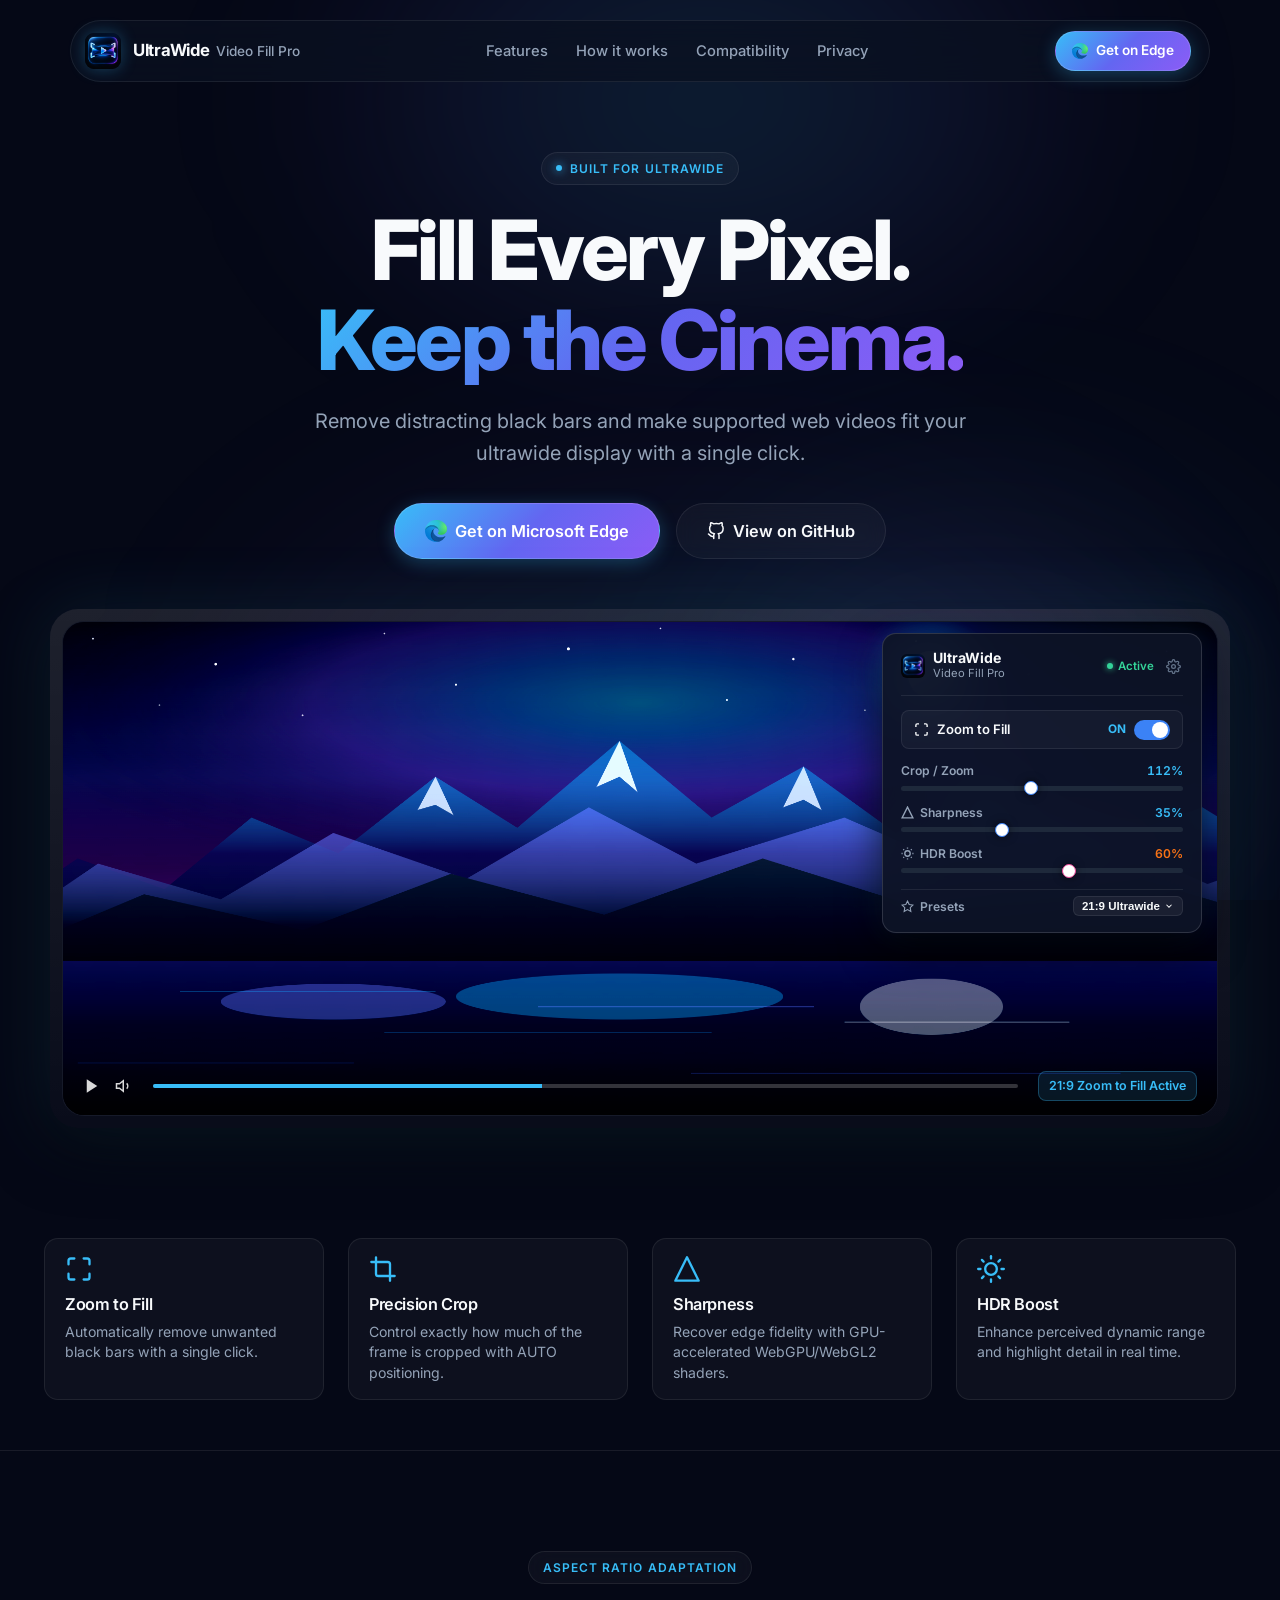
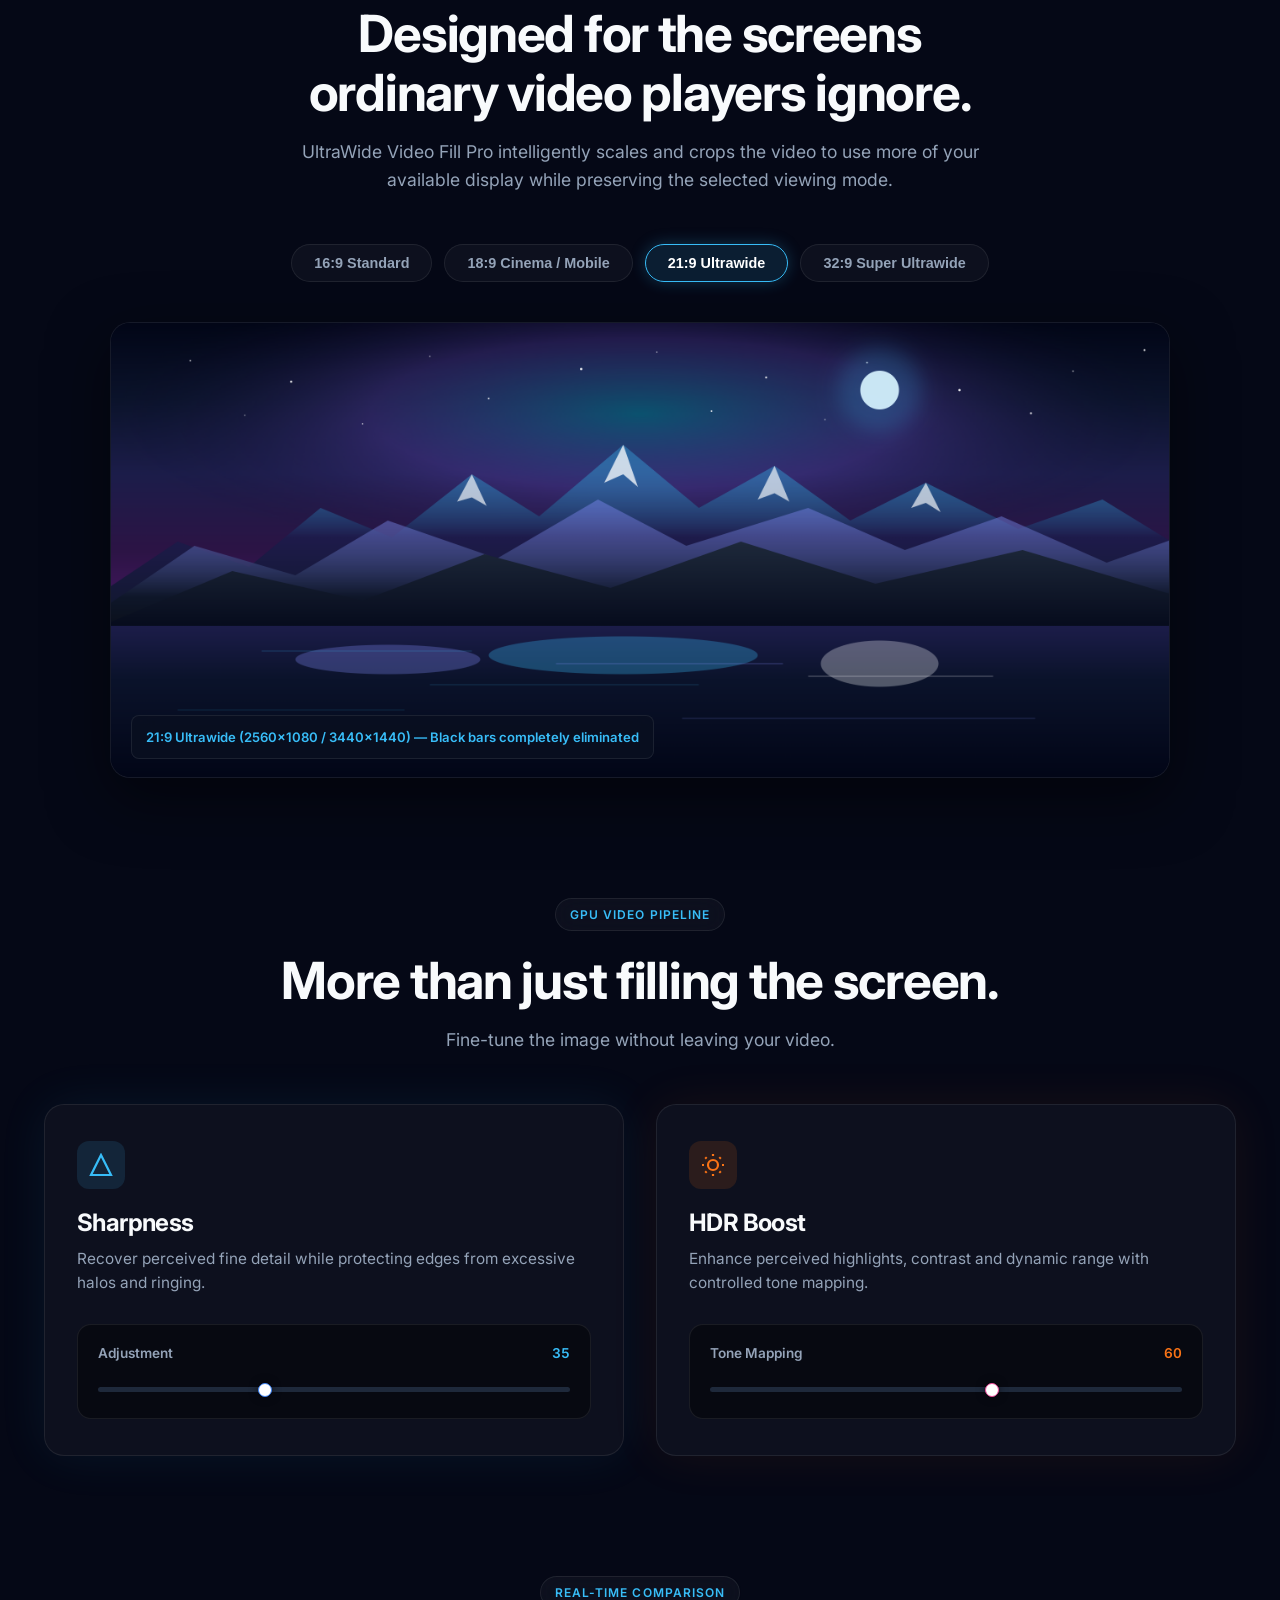
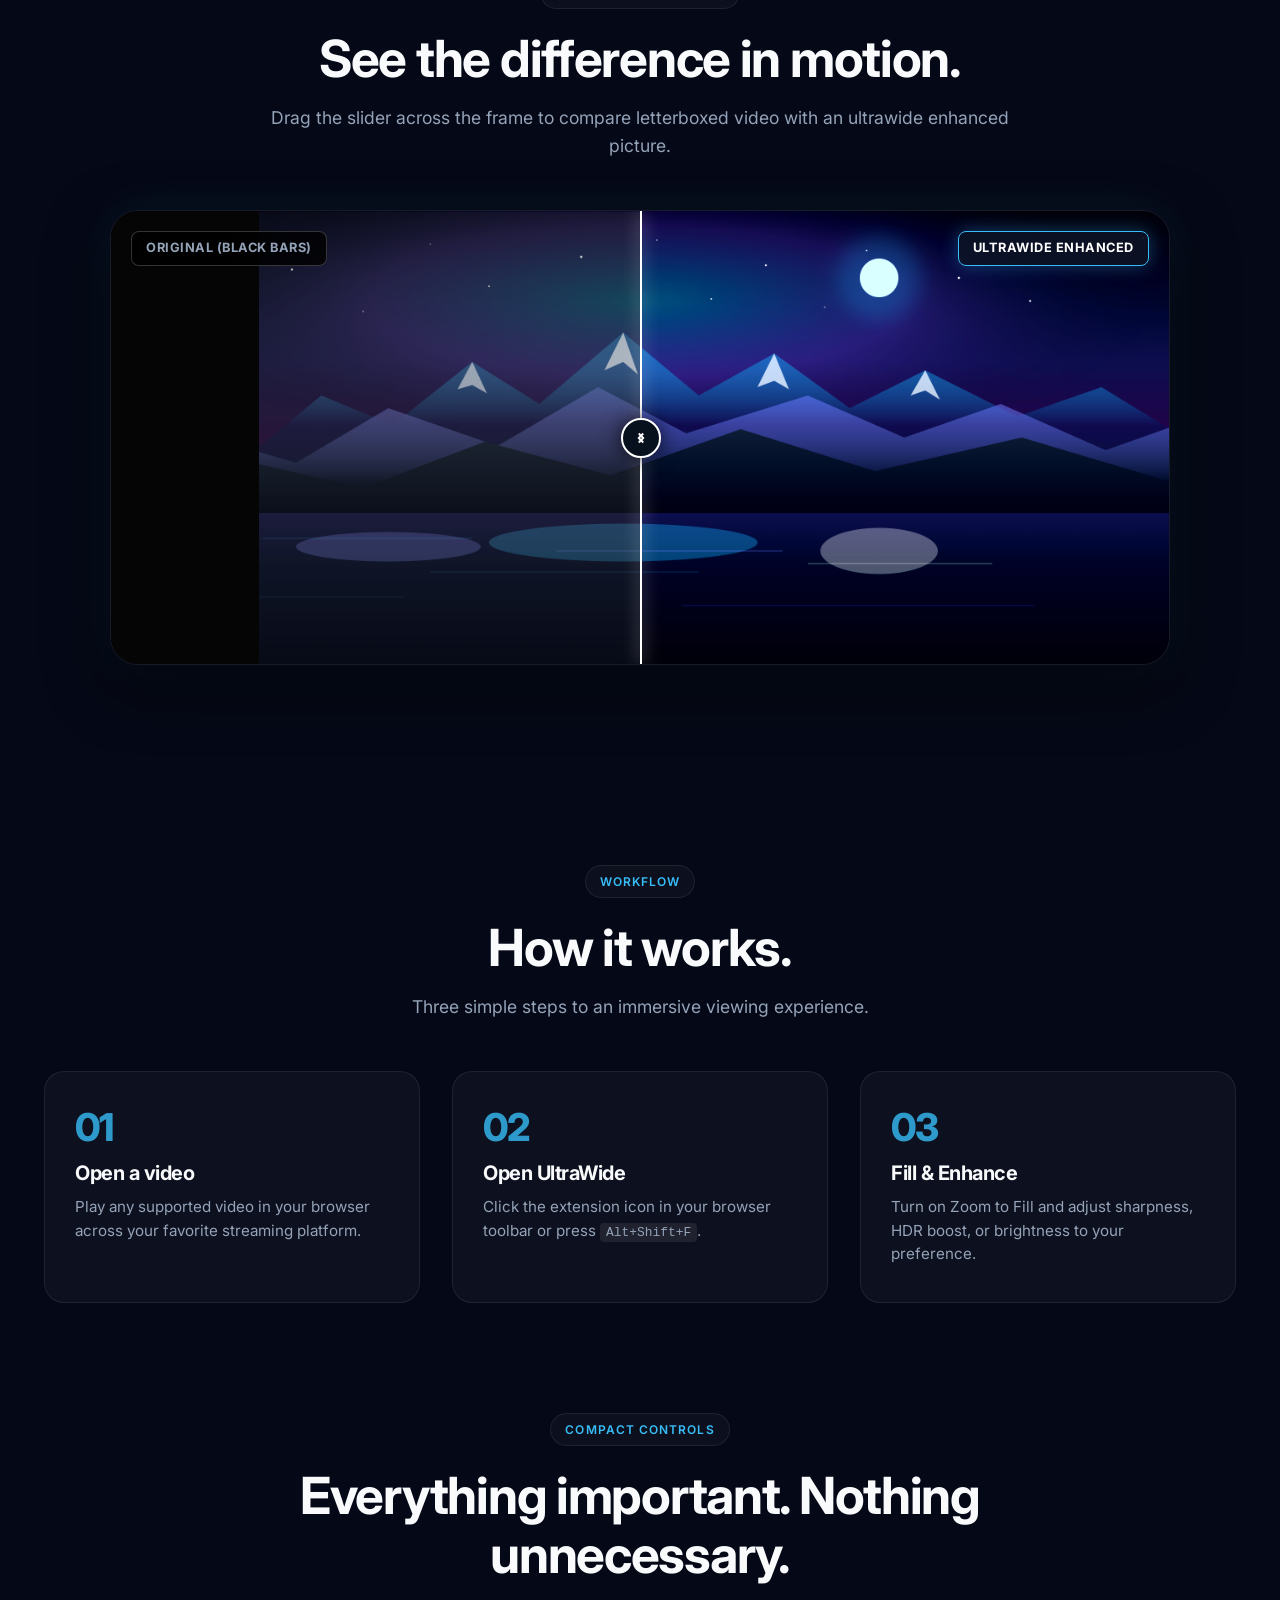
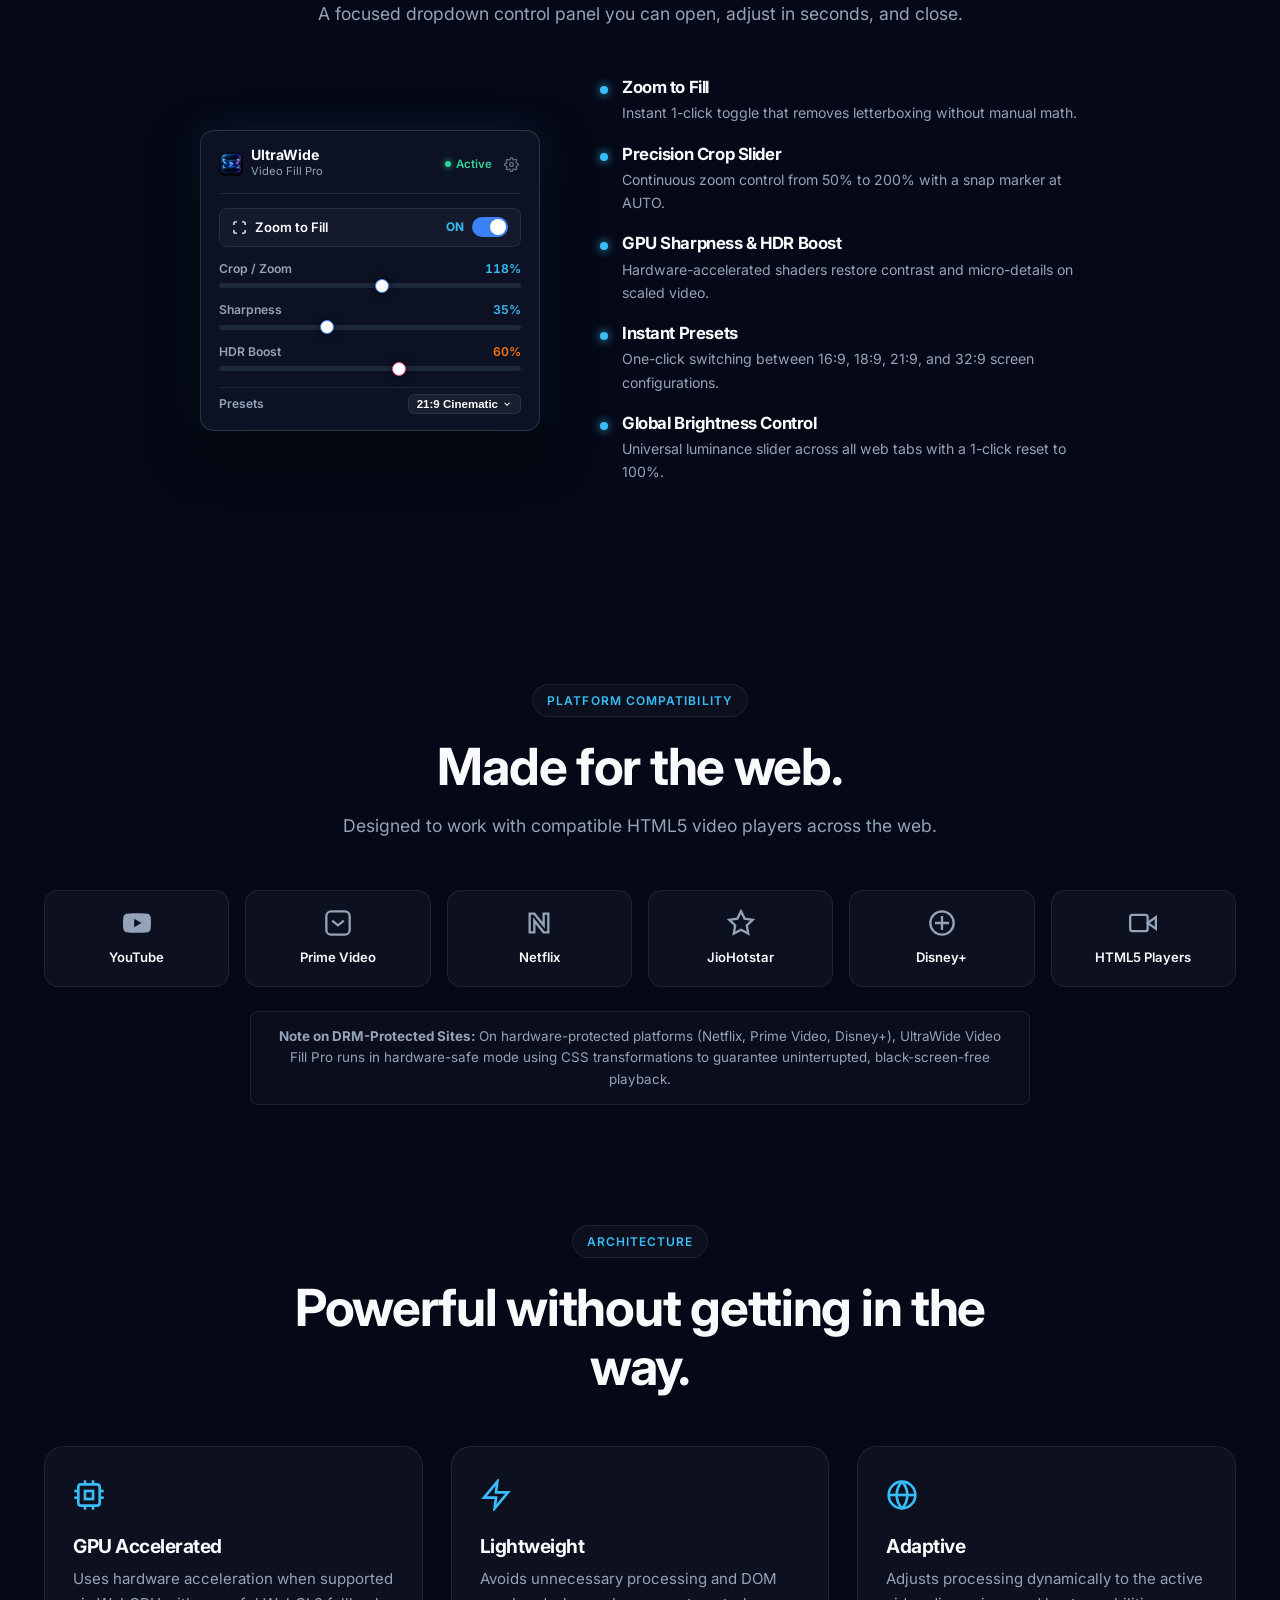
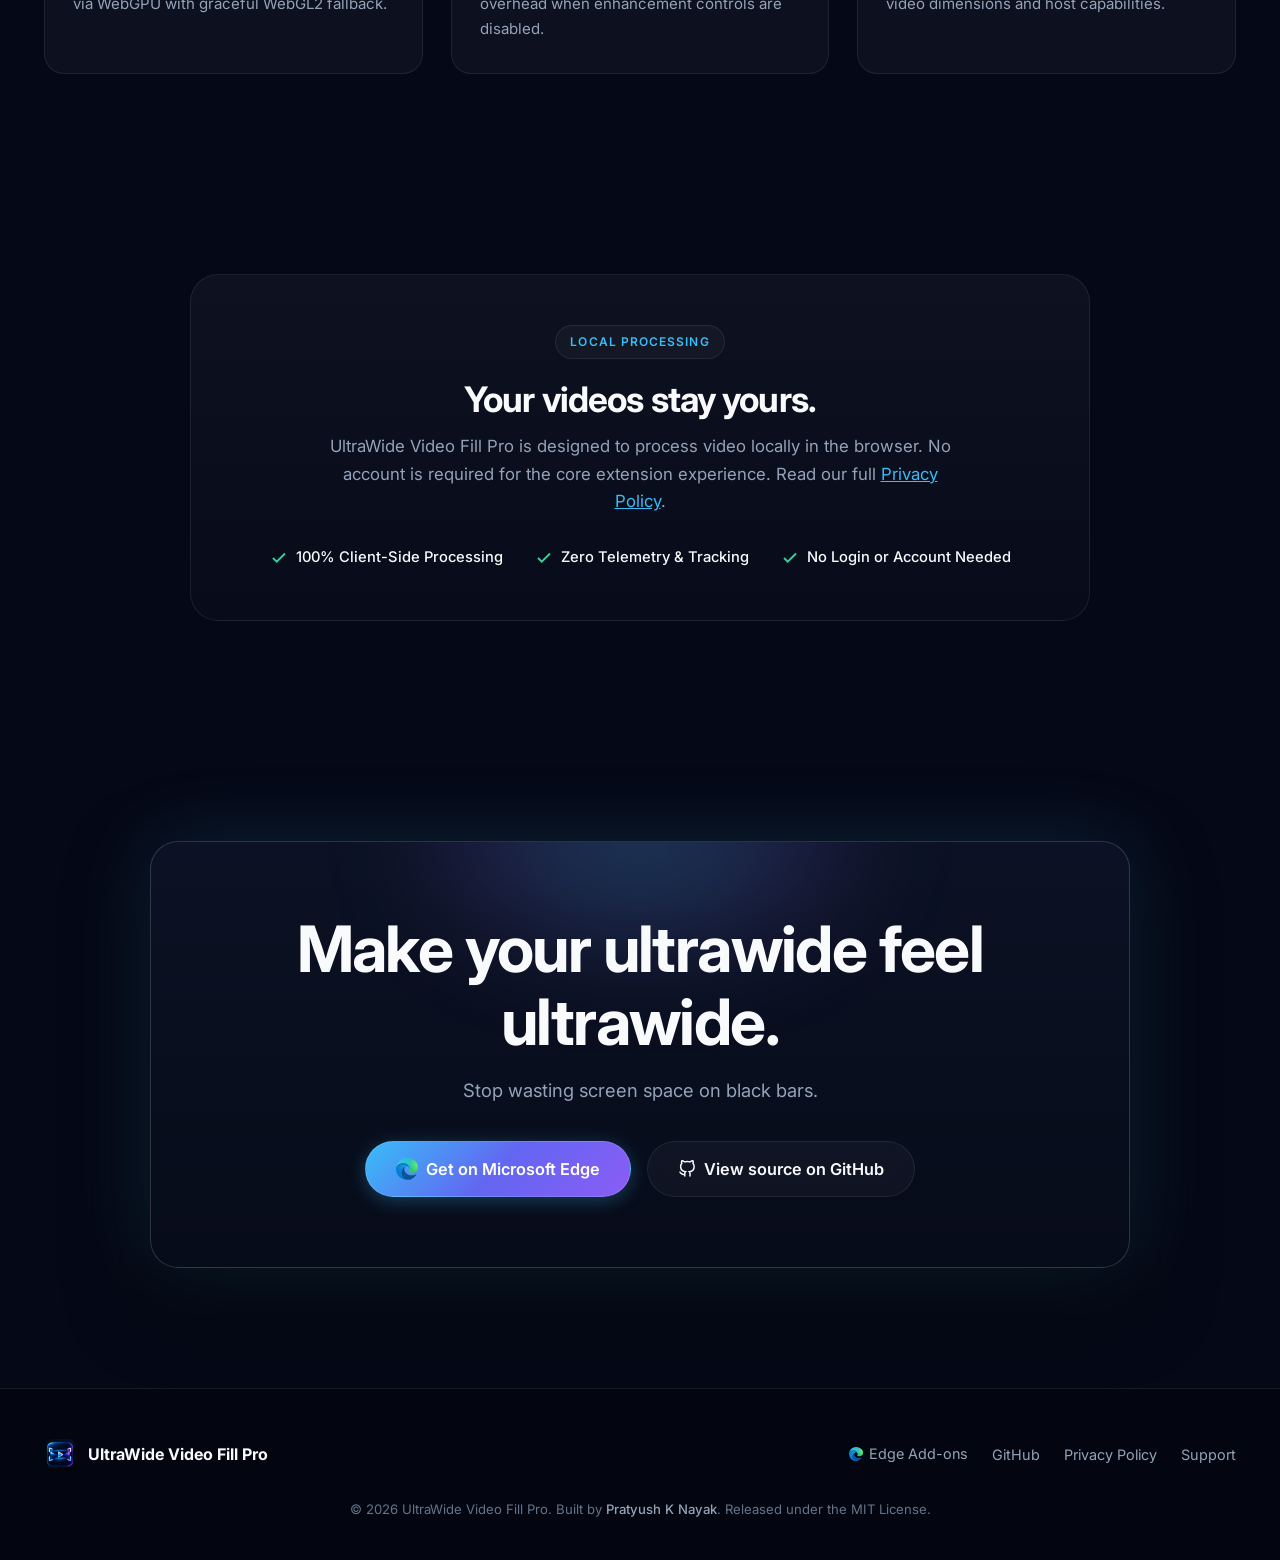
<file: index.html>
<!DOCTYPE html>
<html lang="en">
<head>
  <meta charset="UTF-8">
  <meta name="viewport" content="width=device-width, initial-scale=1.0">
  <title>UltraWide Video Fill Pro — Fill Your Ultrawide</title>
  <meta name="description" content="Eliminate black bars on 21:9 and 32:9 ultrawide monitors. Features 1-click aspect ratio presets, GPU-accelerated sharpness, real-time HDR boost, and global brightness control.">
  <link rel="canonical" href="https://pratyushkk.github.io/ultrawide-video-fill-pro-site/">
  <meta name="theme-color" content="#050816">

  <!-- Open Graph / Facebook -->
  <meta property="og:type" content="website">
  <meta property="og:url" content="https://pratyushkk.github.io/ultrawide-video-fill-pro-site/">
  <meta property="og:title" content="UltraWide Video Fill Pro — Fill Your Ultrawide">
  <meta property="og:description" content="Eliminate black bars on 21:9 and 32:9 ultrawide monitors. Features 1-click aspect ratio presets, GPU sharpness, and dynamic HDR boost.">
  <meta property="og:image" content="assets/og-image.png">

  <!-- Twitter / X -->
  <meta name="twitter:card" content="summary_large_image">
  <meta name="twitter:url" content="https://pratyushkk.github.io/ultrawide-video-fill-pro-site/">
  <meta name="twitter:title" content="UltraWide Video Fill Pro — Fill Your Ultrawide">
  <meta name="twitter:description" content="Eliminate black bars on 21:9 and 32:9 ultrawide monitors with 1-click presets, WebGPU sharpness, and HDR tone mapping.">
  <meta name="twitter:image" content="assets/og-image.png">

  <!-- Favicons -->
  <link rel="icon" type="image/png" sizes="32x32" href="assets/favicon-32.png">
  <link rel="icon" type="image/png" sizes="16x16" href="assets/favicon-16.png">
  <link rel="apple-touch-icon" sizes="180x180" href="assets/apple-touch-icon.png">

  <!-- Inter Font -->
  <link rel="preconnect" href="https://fonts.googleapis.com">
  <link rel="preconnect" href="https://fonts.gstatic.com" crossorigin>
  <link href="https://fonts.googleapis.com/css2?family=Inter:wght@400;500;600;700;800&display=swap" rel="stylesheet">

  <link rel="stylesheet" href="styles.css">
</head>
<body>

  <!-- Ambient Glow Background -->
  <div class="bg-ambient" aria-hidden="true">
    <div class="glow-top"></div>
    <div class="glow-mid"></div>
    <div class="glow-bottom"></div>
  </div>

  <!-- 1. Floating Glass Navigation -->
  <nav class="site-nav" aria-label="Main Navigation">
    <div class="nav-inner">
      <a href="#" class="nav-brand">
        <img src="assets/logo.png" alt="UltraWide Video Fill Pro Logo" class="brand-logo-img">
        <div class="brand-text-group">
          <span class="brand-primary">UltraWide</span>
          <span class="brand-secondary">Video Fill Pro</span>
        </div>
      </a>

      <ul class="nav-links">
        <li><a href="#features">Features</a></li>
        <li><a href="#how-it-works">How it works</a></li>
        <li><a href="#compatibility">Compatibility</a></li>
        <li><a href="#privacy">Privacy</a></li>
      </ul>

      <div class="nav-actions">
        <a href="https://microsoftedge.microsoft.com/addons/detail/ultrawide-video-fill-pro/kllbjjefnjodgoaglaghcakajfbjmpnm" target="_blank" rel="noopener noreferrer" class="btn btn-primary btn-sm">
          <img src="assets/edge-logo.svg" alt="Microsoft Edge" style="width: 16px; height: 16px; display: inline-block; vertical-align: middle;">
          Get on Edge
        </a>
      </div>

      <button class="nav-mobile-toggle" aria-label="Toggle navigation menu" aria-expanded="false">
        <svg width="22" height="22" viewBox="0 0 24 24" fill="none" stroke="currentColor" stroke-width="2" stroke-linecap="round" stroke-linejoin="round">
          <line x1="3" y1="12" x2="21" y2="12"></line>
          <line x1="3" y1="6" x2="21" y2="6"></line>
          <line x1="3" y1="18" x2="21" y2="18"></line>
        </svg>
      </button>
    </div>

    <!-- Mobile Dropdown -->
    <div class="nav-mobile-menu">
      <ul>
        <li><a href="#features">Features</a></li>
        <li><a href="#how-it-works">How it works</a></li>
        <li><a href="#compatibility">Compatibility</a></li>
        <li><a href="#privacy">Privacy</a></li>
      </ul>
      <a href="https://microsoftedge.microsoft.com/addons/detail/ultrawide-video-fill-pro/kllbjjefnjodgoaglaghcakajfbjmpnm" target="_blank" rel="noopener noreferrer" class="btn btn-primary" style="width: 100%;">
        <img src="assets/edge-logo.svg" alt="Microsoft Edge" style="width: 18px; height: 18px; display: inline-block; vertical-align: middle;">
        Get on Microsoft Edge
      </a>
    </div>
  </nav>

  <!-- 2. Hero Section -->
  <header class="hero-section">
    <div class="container">
      <div class="hero-content">
        <div class="eyebrow-badge">
          <span class="pulse-dot"></span>
          BUILT FOR ULTRAWIDE
        </div>
        <h1 class="hero-title">
          Fill Every Pixel.<br>
          <span class="gradient-text">Keep the Cinema.</span>
        </h1>
        <p class="hero-subtitle">
          Remove distracting black bars and make supported web videos fit your ultrawide display with a single click.
        </p>

        <div class="hero-buttons">
          <a href="https://microsoftedge.microsoft.com/addons/detail/ultrawide-video-fill-pro/kllbjjefnjodgoaglaghcakajfbjmpnm" target="_blank" rel="noopener noreferrer" class="btn btn-primary btn-lg">
            <img src="assets/edge-logo.svg" alt="Microsoft Edge" style="width: 22px; height: 22px; display: inline-block; vertical-align: middle;">
            Get on Microsoft Edge
          </a>
          <a href="https://github.com/pratyushkk/ultrawide-video-fill-pro" target="_blank" rel="noopener noreferrer" class="btn btn-secondary btn-lg">
            <svg width="18" height="18" viewBox="0 0 24 24" fill="none" stroke="currentColor" stroke-width="2" stroke-linecap="round" stroke-linejoin="round">
              <path d="M9 19c-5 1.5-5-2.5-7-3m14 6v-3.87a3.37 3.37 0 0 0-.94-2.61c3.14-.35 6.44-1.54 6.44-7A5.44 5.44 0 0 0 20 4.77 5.07 5.07 0 0 0 19.91 1S18.73.65 16 2.48a13.38 13.38 0 0 0-7 0C6.27.65 5.09 1 5.09 1A5.07 5.07 0 0 0 5 4.77a5.44 5.44 0 0 0-1.5 3.78c0 5.42 3.3 6.61 6.44 7A3.37 3.37 0 0 0 9 18.13V22"></path>
            </svg>
            View on GitHub
          </a>
        </div>
      </div>

      <!-- Hero Monitor & Extension Dropdown Representation -->
      <div class="hero-monitor-wrapper">
        <div class="hero-monitor-screen" id="heroMonitorScreen">
          <div class="hero-video-scene" id="heroVideoScene"></div>
          
          <!-- Black bars simulation for 16:9 on 21:9 -->
          <div class="hero-black-bars" aria-hidden="true">
            <div class="bar"></div>
            <div class="bar"></div>
          </div>

          <!-- Video Player Controls Overlay -->
          <div class="video-player-bar">
            <div class="video-player-controls">
              <button class="player-btn" aria-label="Play/Pause">
                <svg width="18" height="18" viewBox="0 0 24 24" fill="currentColor">
                  <polygon points="5 3 19 12 5 21 5 3"></polygon>
                </svg>
              </button>
              <button class="player-btn" aria-label="Volume">
                <svg width="18" height="18" viewBox="0 0 24 24" fill="none" stroke="currentColor" stroke-width="2">
                  <polygon points="11 5 6 9 2 9 2 15 6 15 11 19 11 5"></polygon>
                  <path d="M15.54 8.46a5 5 0 0 1 0 7.07"></path>
                </svg>
              </button>
            </div>
            <div class="player-timeline">
              <div class="player-timeline-fill"></div>
            </div>
            <div class="video-mode-indicator" id="heroModeBadge">
              <svg width="14" height="14" viewBox="0 0 24 24" fill="none" stroke="currentColor" stroke-width="2">
                <path d="M8 3H5a2 2 0 0 0-2 2v3m18 0V5a2 2 0 0 0-2-2h-3m0 18h3a2 2 0 0 0 2-2v-3M3 16v3a2 2 0 0 0 2 2h3"></path>
              </svg>
              21:9 Zoom to Fill Active
            </div>
          </div>
        </div>

        <!-- Interactive Representation of the Extension Dropdown -->
        <div class="hero-extension-popup" aria-label="Extension Popup Control Panel">
            <div class="popup-header">
              <div class="popup-header-brand">
                <img src="assets/logo.png" alt="Icon" class="popup-logo-icon">
                <div>
                  <div class="popup-title">UltraWide</div>
                  <div class="popup-subtitle">Video Fill Pro</div>
                </div>
              </div>
              <div class="popup-header-status">
                <div class="popup-status-badge">
                  <span class="popup-status-dot"></span>
                  Active
                </div>
                <button class="popup-gear-btn" title="Settings">
                  <svg width="15" height="15" viewBox="0 0 24 24" fill="none" stroke="currentColor" stroke-width="2" stroke-linecap="round" stroke-linejoin="round">
                    <circle cx="12" cy="12" r="3"></circle>
                    <path d="M19.4 15a1.65 1.65 0 0 0 .33 1.82l.06.06a2 2 0 0 1 0 2.83 2 2 0 0 1-2.83 0l-.06-.06a1.65 1.65 0 0 0-1.82-.33 1.65 1.65 0 0 0-1 1.51V21a2 2 0 0 1-2 2 2 2 0 0 1-2-2v-.09A1.65 1.65 0 0 0 9 19.4a1.65 1.65 0 0 0-1.82.33l-.06.06a2 2 0 0 1-2.83 0 2 2 0 0 1 0-2.83l.06-.06a1.65 1.65 0 0 0 .33-1.82 1.65 1.65 0 0 0-1.51-1H3a2 2 0 0 1-2-2 2 2 0 0 1 2-2h.09A1.65 1.65 0 0 0 4.6 9a1.65 1.65 0 0 0-.33-1.82l-.06-.06a2 2 0 0 1 0-2.83 2 2 0 0 1 2.83 0l.06.06a1.65 1.65 0 0 0 1.82.33H9a1.65 1.65 0 0 0 1-1.51V3a2 2 0 0 1 2-2 2 2 0 0 1 2 2v.09a1.65 1.65 0 0 0 1 1.51 1.65 1.65 0 0 0 1.82-.33l.06-.06a2 2 0 0 1 2.83 0 2 2 0 0 1 0 2.83l-.06.06a1.65 1.65 0 0 0-.33 1.82V9a1.65 1.65 0 0 0 1.51 1H21a2 2 0 0 1 2 2 2 2 0 0 1-2 2h-.09a1.65 1.65 0 0 0-1.51 1z"></path>
                  </svg>
                </button>
              </div>
            </div>

            <!-- Popup Controls -->
            <div class="popup-control-group">
              <!-- Zoom to Fill Toggle -->
              <div class="popup-row-toggle" id="heroZoomToggleRow" role="button" tabindex="0">
                <div class="popup-toggle-label">
                  <svg width="15" height="15" viewBox="0 0 24 24" fill="none" stroke="currentColor" stroke-width="2.2">
                    <path d="M8 3H5a2 2 0 0 0-2 2v3m18 0V5a2 2 0 0 0-2-2h-3m0 18h3a2 2 0 0 0 2-2v-3M3 16v3a2 2 0 0 0 2 2h3"></path>
                  </svg>
                  <span>Zoom to Fill</span>
                </div>
                <div style="display: flex; align-items: center; gap: 8px;">
                  <span id="heroZoomStatus" style="font-size: 0.74rem; font-weight: 700; color: var(--accent-cyan);">ON</span>
                  <div class="switch-slider active" id="heroZoomSwitch"></div>
                </div>
              </div>

              <!-- Crop / Zoom Slider -->
              <div class="popup-slider-item">
                <div class="popup-slider-header">
                  <span class="popup-slider-label">Crop / Zoom</span>
                  <span class="popup-slider-val" id="heroCropVal">112%</span>
                </div>
                <input type="range" min="80" max="150" value="112" class="custom-range" id="heroCropSlider" aria-label="Crop Zoom">
              </div>

              <!-- Sharpness Slider -->
              <div class="popup-slider-item">
                <div class="popup-slider-header">
                  <span class="popup-slider-label">
                    <svg width="13" height="13" viewBox="0 0 24 24" fill="none" stroke="currentColor" stroke-width="2.5">
                      <polygon points="12 2 22 22 2 22"></polygon>
                    </svg>
                    Sharpness
                  </span>
                  <span class="popup-slider-val" id="heroSharpVal">35%</span>
                </div>
                <input type="range" min="0" max="100" value="35" class="custom-range" id="heroSharpSlider" aria-label="Sharpness">
              </div>

              <!-- HDR Boost Slider -->
              <div class="popup-slider-item">
                <div class="popup-slider-header">
                  <span class="popup-slider-label">
                    <svg width="13" height="13" viewBox="0 0 24 24" fill="none" stroke="currentColor" stroke-width="2.5">
                      <circle cx="12" cy="12" r="5"></circle>
                      <line x1="12" y1="1" x2="12" y2="3"></line>
                      <line x1="12" y1="21" x2="12" y2="23"></line>
                      <line x1="4.22" y1="4.22" x2="5.64" y2="5.64"></line>
                      <line x1="18.36" y1="18.36" x2="19.78" y2="19.78"></line>
                      <line x1="1" y1="12" x2="3" y2="12"></line>
                      <line x1="21" y1="12" x2="23" y2="12"></line>
                      <line x1="4.22" y1="19.78" x2="5.64" y2="18.36"></line>
                      <line x1="18.36" y1="5.64" x2="19.78" y2="4.22"></line>
                    </svg>
                    HDR Boost
                  </span>
                  <span class="popup-slider-val hdr" id="heroHdrVal">60%</span>
                </div>
                <input type="range" min="0" max="100" value="60" class="custom-range hdr-range" id="heroHdrSlider" aria-label="HDR Boost">
              </div>

              <!-- Presets Row -->
              <div class="popup-presets-row">
                <span class="popup-presets-title">
                  <svg width="13" height="13" viewBox="0 0 24 24" fill="none" stroke="currentColor" stroke-width="2">
                    <polygon points="12 2 15.09 8.26 22 9.27 17 14.14 18.18 21.02 12 17.77 5.82 21.02 7 14.14 2 9.27 8.91 8.26 12 2"></polygon>
                  </svg>
                  Presets
                </span>
                <button class="popup-preset-pill" id="heroPresetPill">
                  <span id="heroPresetText">21:9 Ultrawide</span>
                  <svg width="10" height="10" viewBox="0 0 24 24" fill="none" stroke="currentColor" stroke-width="2.5">
                    <polyline points="6 9 12 15 18 9"></polyline>
                  </svg>
                </button>
              </div>
            </div>
          </div>
        </div>
      </div>
  </header>

  <!-- 3. Feature Strip -->
  <section class="feature-strip-section" aria-label="Key Highlights">
    <div class="container">
      <div class="feature-strip-grid">
        <div class="feature-strip-item">
          <svg class="strip-icon" viewBox="0 0 24 24" fill="none" stroke="currentColor" stroke-width="2" stroke-linecap="round" stroke-linejoin="round">
            <path d="M8 3H5a2 2 0 0 0-2 2v3m18 0V5a2 2 0 0 0-2-2h-3m0 18h3a2 2 0 0 0 2-2v-3M3 16v3a2 2 0 0 0 2 2h3"></path>
          </svg>
          <h3>Zoom to Fill</h3>
          <p>Automatically remove unwanted black bars with a single click.</p>
        </div>

        <div class="feature-strip-item">
          <svg class="strip-icon" viewBox="0 0 24 24" fill="none" stroke="currentColor" stroke-width="2" stroke-linecap="round" stroke-linejoin="round">
            <path d="M6 2v14a2 2 0 0 0 2 2h14"></path>
            <path d="M18 22V8a2 2 0 0 0-2-2H2"></path>
          </svg>
          <h3>Precision Crop</h3>
          <p>Control exactly how much of the frame is cropped with AUTO positioning.</p>
        </div>

        <div class="feature-strip-item">
          <svg class="strip-icon" viewBox="0 0 24 24" fill="none" stroke="currentColor" stroke-width="2" stroke-linecap="round" stroke-linejoin="round">
            <polygon points="12 2 22 22 2 22"></polygon>
          </svg>
          <h3>Sharpness</h3>
          <p>Recover edge fidelity with GPU-accelerated WebGPU/WebGL2 shaders.</p>
        </div>

        <div class="feature-strip-item">
          <svg class="strip-icon" viewBox="0 0 24 24" fill="none" stroke="currentColor" stroke-width="2" stroke-linecap="round" stroke-linejoin="round">
            <circle cx="12" cy="12" r="5"></circle>
            <line x1="12" y1="1" x2="12" y2="3"></line>
            <line x1="12" y1="21" x2="12" y2="23"></line>
            <line x1="4.22" y1="4.22" x2="5.64" y2="5.64"></line>
            <line x1="18.36" y1="18.36" x2="19.78" y2="19.78"></line>
            <line x1="1" y1="12" x2="3" y2="12"></line>
            <line x1="21" y1="12" x2="23" y2="12"></line>
            <line x1="4.22" y1="19.78" x2="5.64" y2="18.36"></line>
            <line x1="18.36" y1="5.64" x2="19.78" y2="4.22"></line>
          </svg>
          <h3>HDR Boost</h3>
          <p>Enhance perceived dynamic range and highlight detail in real time.</p>
        </div>
      </div>
    </div>
  </section>

  <!-- 4. "Made for Ultrawide" Showcase Section -->
  <section id="features" class="showcase-section">
    <div class="container">
      <div class="section-header">
        <div class="eyebrow-badge">
          ASPECT RATIO ADAPTATION
        </div>
        <h2 class="section-title">Designed for the screens ordinary video players ignore.</h2>
        <p class="section-subtitle">
          UltraWide Video Fill Pro intelligently scales and crops the video to use more of your available display while preserving the selected viewing mode.
        </p>
      </div>

      <!-- Aspect Ratio Tabs -->
      <div class="ratio-tabs-nav" role="tablist">
        <button class="ratio-tab-btn" data-ratio="16:9">16:9 Standard</button>
        <button class="ratio-tab-btn" data-ratio="18:9">18:9 Cinema / Mobile</button>
        <button class="ratio-tab-btn active" data-ratio="21:9">21:9 Ultrawide</button>
        <button class="ratio-tab-btn" data-ratio="32:9">32:9 Super Ultrawide</button>
      </div>

      <!-- Interactive Ratio Monitor Box -->
      <div class="ratio-display-box">
        <div class="ratio-display-screen" id="ratioDisplayScreen">
          <div class="ratio-bg-video" id="ratioBgVideo"></div>
          <div class="ratio-mask-left" id="ratioMaskLeft"></div>
          <div class="ratio-mask-right" id="ratioMaskRight"></div>
          
          <div class="ratio-info-banner">
            <span id="ratioBannerText">21:9 Ultrawide (2560x1080 / 3440x1440) — Black bars completely eliminated</span>
          </div>
        </div>
      </div>
    </div>
  </section>

  <!-- 5. Sharpness + HDR Section -->
  <section class="showcase-section" style="padding-top: 20px;">
    <div class="container">
      <div class="section-header">
        <div class="eyebrow-badge">GPU VIDEO PIPELINE</div>
        <h2 class="section-title">More than just filling the screen.</h2>
        <p class="section-subtitle">Fine-tune the image without leaving your video.</p>
      </div>

      <div class="enhancement-grid">
        <!-- Sharpness Card -->
        <div class="enhancement-card card-sharpness">
          <div class="enhancement-icon-wrap">
            <svg width="24" height="24" viewBox="0 0 24 24" fill="none" stroke="currentColor" stroke-width="2.2">
              <polygon points="12 2 22 22 2 22"></polygon>
            </svg>
          </div>
          <h3>Sharpness</h3>
          <p>Recover perceived fine detail while protecting edges from excessive halos and ringing.</p>
          
          <div class="slider-demo-wrap">
            <div class="slider-demo-header">
              <span style="color: var(--text-secondary);">Adjustment</span>
              <span style="color: var(--accent-cyan); font-variant-numeric: tabular-nums;" id="showcaseSharpVal">35</span>
            </div>
            <input type="range" min="0" max="100" value="35" class="custom-range" id="showcaseSharpSlider" aria-label="Showcase Sharpness">
          </div>
        </div>

        <!-- HDR Boost Card -->
        <div class="enhancement-card card-hdr">
          <div class="enhancement-icon-wrap">
            <svg width="24" height="24" viewBox="0 0 24 24" fill="none" stroke="currentColor" stroke-width="2.2">
              <circle cx="12" cy="12" r="5"></circle>
              <line x1="12" y1="1" x2="12" y2="3"></line>
              <line x1="12" y1="21" x2="12" y2="23"></line>
              <line x1="4.22" y1="4.22" x2="5.64" y2="5.64"></line>
              <line x1="18.36" y1="18.36" x2="19.78" y2="19.78"></line>
              <line x1="1" y1="12" x2="3" y2="12"></line>
              <line x1="21" y1="12" x2="23" y2="12"></line>
              <line x1="4.22" y1="19.78" x2="5.64" y2="18.36"></line>
              <line x1="18.36" y1="5.64" x2="19.78" y2="4.22"></line>
            </svg>
          </div>
          <h3>HDR Boost</h3>
          <p>Enhance perceived highlights, contrast and dynamic range with controlled tone mapping.</p>
          
          <div class="slider-demo-wrap">
            <div class="slider-demo-header">
              <span style="color: var(--text-secondary);">Tone Mapping</span>
              <span style="color: var(--accent-hdr-orange); font-variant-numeric: tabular-nums;" id="showcaseHdrVal">60</span>
            </div>
            <input type="range" min="0" max="100" value="60" class="custom-range hdr-range" id="showcaseHdrSlider" aria-label="Showcase HDR">
          </div>
        </div>
      </div>
    </div>
  </section>

  <!-- 6. Interactive Before / After Comparison -->
  <section class="showcase-section" style="padding-top: 20px;">
    <div class="container">
      <div class="section-header">
        <div class="eyebrow-badge">REAL-TIME COMPARISON</div>
        <h2 class="section-title">See the difference in motion.</h2>
        <p class="section-subtitle">Drag the slider across the frame to compare letterboxed video with an ultrawide enhanced picture.</p>
      </div>

      <div class="comparison-container" id="comparisonContainer" style="--divider-pos: 50%;">
        <!-- After Side (Filled, Sharp, HDR) -->
        <div class="comparison-after" aria-label="Enhanced 21:9 Video"></div>
        <div class="comp-badge right">UltraWide Enhanced</div>

        <!-- Before Side (Clipped with black bars) -->
        <div class="comparison-before" aria-label="Original 16:9 Video"></div>
        <div class="comp-badge left">Original (Black Bars)</div>

        <!-- Draggable Handle -->
        <div class="comparison-divider" id="comparisonDivider" role="slider" aria-label="Before/After Divider" aria-valuemin="0" aria-valuemax="100" aria-valuenow="50" tabindex="0">
          <div class="comparison-handle" aria-hidden="true">
            <svg width="18" height="18" viewBox="0 0 24 24" fill="none" stroke="currentColor" stroke-width="2.5">
              <polyline points="15 18 9 12 15 6"></polyline>
              <polyline points="9 18 15 12 9 6"></polyline>
            </svg>
          </div>
        </div>
      </div>
    </div>
  </section>

  <!-- 7. How It Works (3 Steps Only) -->
  <section id="how-it-works" class="showcase-section">
    <div class="container">
      <div class="section-header">
        <div class="eyebrow-badge">WORKFLOW</div>
        <h2 class="section-title">How it works.</h2>
        <p class="section-subtitle">Three simple steps to an immersive viewing experience.</p>
      </div>

      <div class="steps-grid">
        <div class="step-card">
          <div class="step-number">01</div>
          <h3>Open a video</h3>
          <p>Play any supported video in your browser across your favorite streaming platform.</p>
        </div>

        <div class="step-card">
          <div class="step-number">02</div>
          <h3>Open UltraWide</h3>
          <p>Click the extension icon in your browser toolbar or press <kbd style="background: rgba(255,255,255,0.08); padding: 2px 6px; border-radius: 4px; font-size: 0.85em;">Alt+Shift+F</kbd>.</p>
        </div>

        <div class="step-card">
          <div class="step-number">03</div>
          <h3>Fill & Enhance</h3>
          <p>Turn on Zoom to Fill and adjust sharpness, HDR boost, or brightness to your preference.</p>
        </div>
      </div>
    </div>
  </section>

  <!-- 8. Product UI Showcase -->
  <section class="showcase-section" style="padding-top: 10px;">
    <div class="container">
      <div class="section-header">
        <div class="eyebrow-badge">COMPACT CONTROLS</div>
        <h2 class="section-title">Everything important. Nothing unnecessary.</h2>
        <p class="section-subtitle">A focused dropdown control panel you can open, adjust in seconds, and close.</p>
      </div>

      <div class="ui-breakdown-wrap">
        <!-- Floating Popup Mockup -->
        <div class="hero-extension-popup" style="position: static; width: 340px; box-shadow: 0 20px 50px rgba(0,0,0,0.8), 0 0 40px rgba(56,189,248,0.15);">
          <div class="popup-header">
            <div class="popup-header-brand">
              <img src="assets/logo.png" alt="Logo" class="popup-logo-icon">
              <div>
                <div class="popup-title">UltraWide</div>
                <div class="popup-subtitle">Video Fill Pro</div>
              </div>
            </div>
            <div class="popup-header-status">
              <div class="popup-status-badge">
                <span class="popup-status-dot"></span>
                Active
              </div>
              <button class="popup-gear-btn" title="Settings">
                <svg width="15" height="15" viewBox="0 0 24 24" fill="none" stroke="currentColor" stroke-width="2">
                  <circle cx="12" cy="12" r="3"></circle>
                  <path d="M19.4 15a1.65 1.65 0 0 0 .33 1.82l.06.06a2 2 0 0 1 0 2.83 2 2 0 0 1-2.83 0l-.06-.06a1.65 1.65 0 0 0-1.82-.33 1.65 1.65 0 0 0-1 1.51V21a2 2 0 0 1-2 2 2 2 0 0 1-2-2v-.09A1.65 1.65 0 0 0 9 19.4a1.65 1.65 0 0 0-1.82.33l-.06.06a2 2 0 0 1-2.83 0 2 2 0 0 1 0-2.83l.06-.06a1.65 1.65 0 0 0 .33-1.82 1.65 1.65 0 0 0-1.51-1H3a2 2 0 0 1-2-2 2 2 0 0 1 2-2h.09A1.65 1.65 0 0 0 4.6 9a1.65 1.65 0 0 0-.33-1.82l-.06-.06a2 2 0 0 1 0-2.83 2 2 0 0 1 2.83 0l.06.06a1.65 1.65 0 0 0 1.82.33H9a1.65 1.65 0 0 0 1-1.51V3a2 2 0 0 1 2-2 2 2 0 0 1 2 2v.09a1.65 1.65 0 0 0 1 1.51 1.65 1.65 0 0 0 1.82-.33l.06-.06a2 2 0 0 1 2.83 0 2 2 0 0 1 0 2.83l-.06.06a1.65 1.65 0 0 0-.33 1.82V9a1.65 1.65 0 0 0 1.51 1H21a2 2 0 0 1 2 2 2 2 0 0 1-2 2h-.09a1.65 1.65 0 0 0-1.51 1z"></path>
                </svg>
              </button>
            </div>
          </div>

          <div class="popup-control-group">
            <div class="popup-row-toggle">
              <div class="popup-toggle-label">
                <svg width="15" height="15" viewBox="0 0 24 24" fill="none" stroke="currentColor" stroke-width="2.2">
                  <path d="M8 3H5a2 2 0 0 0-2 2v3m18 0V5a2 2 0 0 0-2-2h-3m0 18h3a2 2 0 0 0 2-2v-3M3 16v3a2 2 0 0 0 2 2h3"></path>
                </svg>
                <span>Zoom to Fill</span>
              </div>
              <div style="display: flex; align-items: center; gap: 8px;">
                <span style="font-size: 0.74rem; font-weight: 700; color: var(--accent-cyan);">ON</span>
                <div class="switch-slider active"></div>
              </div>
            </div>

            <div class="popup-slider-item">
              <div class="popup-slider-header">
                <span class="popup-slider-label">Crop / Zoom</span>
                <span class="popup-slider-val">118%</span>
              </div>
              <input type="range" min="80" max="150" value="118" class="custom-range">
            </div>

            <div class="popup-slider-item">
              <div class="popup-slider-header">
                <span class="popup-slider-label">Sharpness</span>
                <span class="popup-slider-val">35%</span>
              </div>
              <input type="range" min="0" max="100" value="35" class="custom-range">
            </div>

            <div class="popup-slider-item">
              <div class="popup-slider-header">
                <span class="popup-slider-label">HDR Boost</span>
                <span class="popup-slider-val hdr">60%</span>
              </div>
              <input type="range" min="0" max="100" value="60" class="custom-range hdr-range">
            </div>

            <div class="popup-presets-row">
              <span class="popup-presets-title">Presets</span>
              <button class="popup-preset-pill">
                <span>21:9 Cinematic</span>
                <svg width="10" height="10" viewBox="0 0 24 24" fill="none" stroke="currentColor" stroke-width="2.5">
                  <polyline points="6 9 12 15 18 9"></polyline>
                </svg>
              </button>
            </div>
          </div>
        </div>

        <!-- Explanatory Highlights -->
        <div class="ui-breakdown-details">
          <div class="ui-detail-row">
            <span class="ui-detail-dot"></span>
            <div>
              <h4>Zoom to Fill</h4>
              <p>Instant 1-click toggle that removes letterboxing without manual math.</p>
            </div>
          </div>

          <div class="ui-detail-row">
            <span class="ui-detail-dot"></span>
            <div>
              <h4>Precision Crop Slider</h4>
              <p>Continuous zoom control from 50% to 200% with a snap marker at AUTO.</p>
            </div>
          </div>

          <div class="ui-detail-row">
            <span class="ui-detail-dot"></span>
            <div>
              <h4>GPU Sharpness & HDR Boost</h4>
              <p>Hardware-accelerated shaders restore contrast and micro-details on scaled video.</p>
            </div>
          </div>

          <div class="ui-detail-row">
            <span class="ui-detail-dot"></span>
            <div>
              <h4>Instant Presets</h4>
              <p>One-click switching between 16:9, 18:9, 21:9, and 32:9 screen configurations.</p>
            </div>
          </div>

          <div class="ui-detail-row">
            <span class="ui-detail-dot"></span>
            <div>
              <h4>Global Brightness Control</h4>
              <p>Universal luminance slider across all web tabs with a 1-click reset to 100%.</p>
            </div>
          </div>
        </div>
      </div>
    </div>
  </section>

  <!-- 9. Compatibility Section -->
  <section id="compatibility" class="showcase-section">
    <div class="container">
      <div class="section-header">
        <div class="eyebrow-badge">PLATFORM COMPATIBILITY</div>
        <h2 class="section-title">Made for the web.</h2>
        <p class="section-subtitle">Designed to work with compatible HTML5 video players across the web.</p>
      </div>

      <div class="compat-grid">
        <div class="compat-badge">
          <svg class="compat-icon" viewBox="0 0 24 24" fill="currentColor">
            <path d="M23.498 6.186a3.016 3.016 0 0 0-2.122-2.136C19.505 3.545 12 3.545 12 3.545s-7.505 0-9.377.505A3.017 3.017 0 0 0 .502 6.186C0 8.07 0 12 0 12s0 3.93.502 5.814a3.016 3.016 0 0 0 2.122 2.136c1.871.505 9.376.505 9.376.505s7.505 0 9.377-.505a3.015 3.015 0 0 0 2.122-2.136C24 15.93 24 12 24 12s0-3.93-.502-5.814zM9.545 15.568V8.432L15.818 12l-6.273 3.568z"/>
          </svg>
          <span>YouTube</span>
        </div>

        <div class="compat-badge">
          <svg class="compat-icon" viewBox="0 0 24 24" fill="none" stroke="currentColor" stroke-width="2">
            <rect x="2" y="2" width="20" height="20" rx="4"></rect>
            <path d="M7 10l5 4 5-4"></path>
          </svg>
          <span>Prime Video</span>
        </div>

        <div class="compat-badge">
          <svg class="compat-icon" viewBox="0 0 24 24" fill="none" stroke="currentColor" stroke-width="2">
            <path d="M4 4v16h4V10l8 10h4V4h-4v10L8 4H4z"></path>
          </svg>
          <span>Netflix</span>
        </div>

        <div class="compat-badge">
          <svg class="compat-icon" viewBox="0 0 24 24" fill="none" stroke="currentColor" stroke-width="2">
            <polygon points="12 2 15.09 8.26 22 9.27 17 14.14 18.18 21.02 12 17.77 5.82 21.02 7 14.14 2 9.27 8.91 8.26 12 2"></polygon>
          </svg>
          <span>JioHotstar</span>
        </div>

        <div class="compat-badge">
          <svg class="compat-icon" viewBox="0 0 24 24" fill="none" stroke="currentColor" stroke-width="2">
            <circle cx="12" cy="12" r="10"></circle>
            <path d="M12 6v12M6 12h12"></path>
          </svg>
          <span>Disney+</span>
        </div>

        <div class="compat-badge">
          <svg class="compat-icon" viewBox="0 0 24 24" fill="none" stroke="currentColor" stroke-width="2">
            <polygon points="23 7 16 12 23 17 23 7"></polygon>
            <rect x="1" y="5" width="15" height="14" rx="2" ry="2"></rect>
          </svg>
          <span>HTML5 Players</span>
        </div>
      </div>

      <div class="compat-drm-note">
        <strong>Note on DRM-Protected Sites:</strong> On hardware-protected platforms (Netflix, Prime Video, Disney+), UltraWide Video Fill Pro runs in hardware-safe mode using CSS transformations to guarantee uninterrupted, black-screen-free playback.
      </div>
    </div>
  </section>

  <!-- 10. Performance Section -->
  <section class="showcase-section" style="padding-top: 20px;">
    <div class="container">
      <div class="section-header">
        <div class="eyebrow-badge">ARCHITECTURE</div>
        <h2 class="section-title">Powerful without getting in the way.</h2>
      </div>

      <div class="performance-grid">
        <div class="perf-card">
          <svg class="perf-icon" viewBox="0 0 24 24" fill="none" stroke="currentColor" stroke-width="2">
            <rect x="4" y="4" width="16" height="16" rx="2"></rect>
            <rect x="9" y="9" width="6" height="6"></rect>
            <line x1="9" y1="1" x2="9" y2="4"></line>
            <line x1="15" y1="1" x2="15" y2="4"></line>
            <line x1="9" y1="20" x2="9" y2="23"></line>
            <line x1="15" y1="20" x2="15" y2="23"></line>
            <line x1="20" y1="9" x2="23" y2="9"></line>
            <line x1="20" y1="14" x2="23" y2="14"></line>
            <line x1="1" y1="9" x2="4" y2="9"></line>
            <line x1="1" y1="14" x2="4" y2="14"></line>
          </svg>
          <h3>GPU Accelerated</h3>
          <p>Uses hardware acceleration when supported via WebGPU with graceful WebGL2 fallback.</p>
        </div>

        <div class="perf-card">
          <svg class="perf-icon" viewBox="0 0 24 24" fill="none" stroke="currentColor" stroke-width="2">
            <path d="M13 2L3 14h9l-1 8 10-12h-9l1-8z"></path>
          </svg>
          <h3>Lightweight</h3>
          <p>Avoids unnecessary processing and DOM overhead when enhancement controls are disabled.</p>
        </div>

        <div class="perf-card">
          <svg class="perf-icon" viewBox="0 0 24 24" fill="none" stroke="currentColor" stroke-width="2">
            <circle cx="12" cy="12" r="10"></circle>
            <path d="M12 2a14.5 14.5 0 0 0 0 20 14.5 14.5 0 0 0 0-20"></path>
            <path d="M2 12h20"></path>
          </svg>
          <h3>Adaptive</h3>
          <p>Adjusts processing dynamically to the active video dimensions and host capabilities.</p>
        </div>
      </div>
    </div>
  </section>

  <!-- 11. Privacy Section -->
  <section id="privacy" class="showcase-section">
    <div class="container">
      <div class="privacy-banner-card">
        <div class="eyebrow-badge">LOCAL PROCESSING</div>
        <h2>Your videos stay yours.</h2>
        <p>UltraWide Video Fill Pro is designed to process video locally in the browser. No account is required for the core extension experience. Read our full <a href="privacy.html" style="color: var(--accent-cyan); text-decoration: underline;">Privacy Policy</a>.</p>

        <div class="privacy-features-list">
          <div class="privacy-item">
            <svg width="18" height="18" viewBox="0 0 24 24" fill="none" stroke="currentColor" stroke-width="2.5">
              <polyline points="20 6 9 17 4 12"></polyline>
            </svg>
            100% Client-Side Processing
          </div>
          <div class="privacy-item">
            <svg width="18" height="18" viewBox="0 0 24 24" fill="none" stroke="currentColor" stroke-width="2.5">
              <polyline points="20 6 9 17 4 12"></polyline>
            </svg>
            Zero Telemetry & Tracking
          </div>
          <div class="privacy-item">
            <svg width="18" height="18" viewBox="0 0 24 24" fill="none" stroke="currentColor" stroke-width="2.5">
              <polyline points="20 6 9 17 4 12"></polyline>
            </svg>
            No Login or Account Needed
          </div>
        </div>
      </div>
    </div>
  </section>

  <!-- 12. Final Call to Action -->
  <section class="final-cta-section">
    <div class="container">
      <div class="final-cta-frame">
        <div class="cta-glow" aria-hidden="true"></div>
        <h2>Make your ultrawide feel ultrawide.</h2>
        <p>Stop wasting screen space on black bars.</p>
        
        <div class="final-cta-buttons">
          <a href="https://microsoftedge.microsoft.com/addons/detail/ultrawide-video-fill-pro/kllbjjefnjodgoaglaghcakajfbjmpnm" target="_blank" rel="noopener noreferrer" class="btn btn-primary btn-lg">
            <img src="assets/edge-logo.svg" alt="Microsoft Edge" style="width: 22px; height: 22px; display: inline-block; vertical-align: middle;">
            Get on Microsoft Edge
          </a>
          <a href="https://github.com/pratyushkk/ultrawide-video-fill-pro" target="_blank" rel="noopener noreferrer" class="btn btn-secondary btn-lg">
            <svg width="18" height="18" viewBox="0 0 24 24" fill="none" stroke="currentColor" stroke-width="2">
              <path d="M9 19c-5 1.5-5-2.5-7-3m14 6v-3.87a3.37 3.37 0 0 0-.94-2.61c3.14-.35 6.44-1.54 6.44-7A5.44 5.44 0 0 0 20 4.77 5.07 5.07 0 0 0 19.91 1S18.73.65 16 2.48a13.38 13.38 0 0 0-7 0C6.27.65 5.09 1 5.09 1A5.07 5.07 0 0 0 5 4.77a5.44 5.44 0 0 0-1.5 3.78c0 5.42 3.3 6.61 6.44 7A3.37 3.37 0 0 0 9 18.13V22"></path>
            </svg>
            View source on GitHub
          </a>
        </div>
      </div>
    </div>
  </section>

  <!-- 13. Minimal Footer -->
  <footer class="site-footer">
    <div class="container">
      <div class="footer-inner">
        <div class="footer-brand">
          <img src="assets/logo.png" alt="Logo">
          <span class="footer-brand-title">UltraWide Video Fill Pro</span>
        </div>

        <ul class="footer-links">
          <li><a href="https://microsoftedge.microsoft.com/addons/detail/ultrawide-video-fill-pro/kllbjjefnjodgoaglaghcakajfbjmpnm" target="_blank" rel="noopener noreferrer" style="display: inline-flex; align-items: center; gap: 6px;"><img src="assets/edge-logo.svg" alt="Edge" style="width: 14px; height: 14px;">Edge Add-ons</a></li>
          <li><a href="https://github.com/pratyushkk/ultrawide-video-fill-pro" target="_blank" rel="noopener noreferrer">GitHub</a></li>
          <li><a href="privacy.html">Privacy Policy</a></li>
          <li><a href="https://github.com/pratyushkk/ultrawide-video-fill-pro/issues" target="_blank" rel="noopener noreferrer">Support</a></li>
        </ul>
      </div>

      <div class="footer-bottom">
        &copy; 2026 UltraWide Video Fill Pro. Built by <a href="https://github.com/pratyushkk" target="_blank" rel="noopener noreferrer">Pratyush K Nayak</a>. Released under the MIT License.
      </div>
    </div>
  </footer>

  <script src="main.js"></script>
</body>
</html>
</file>
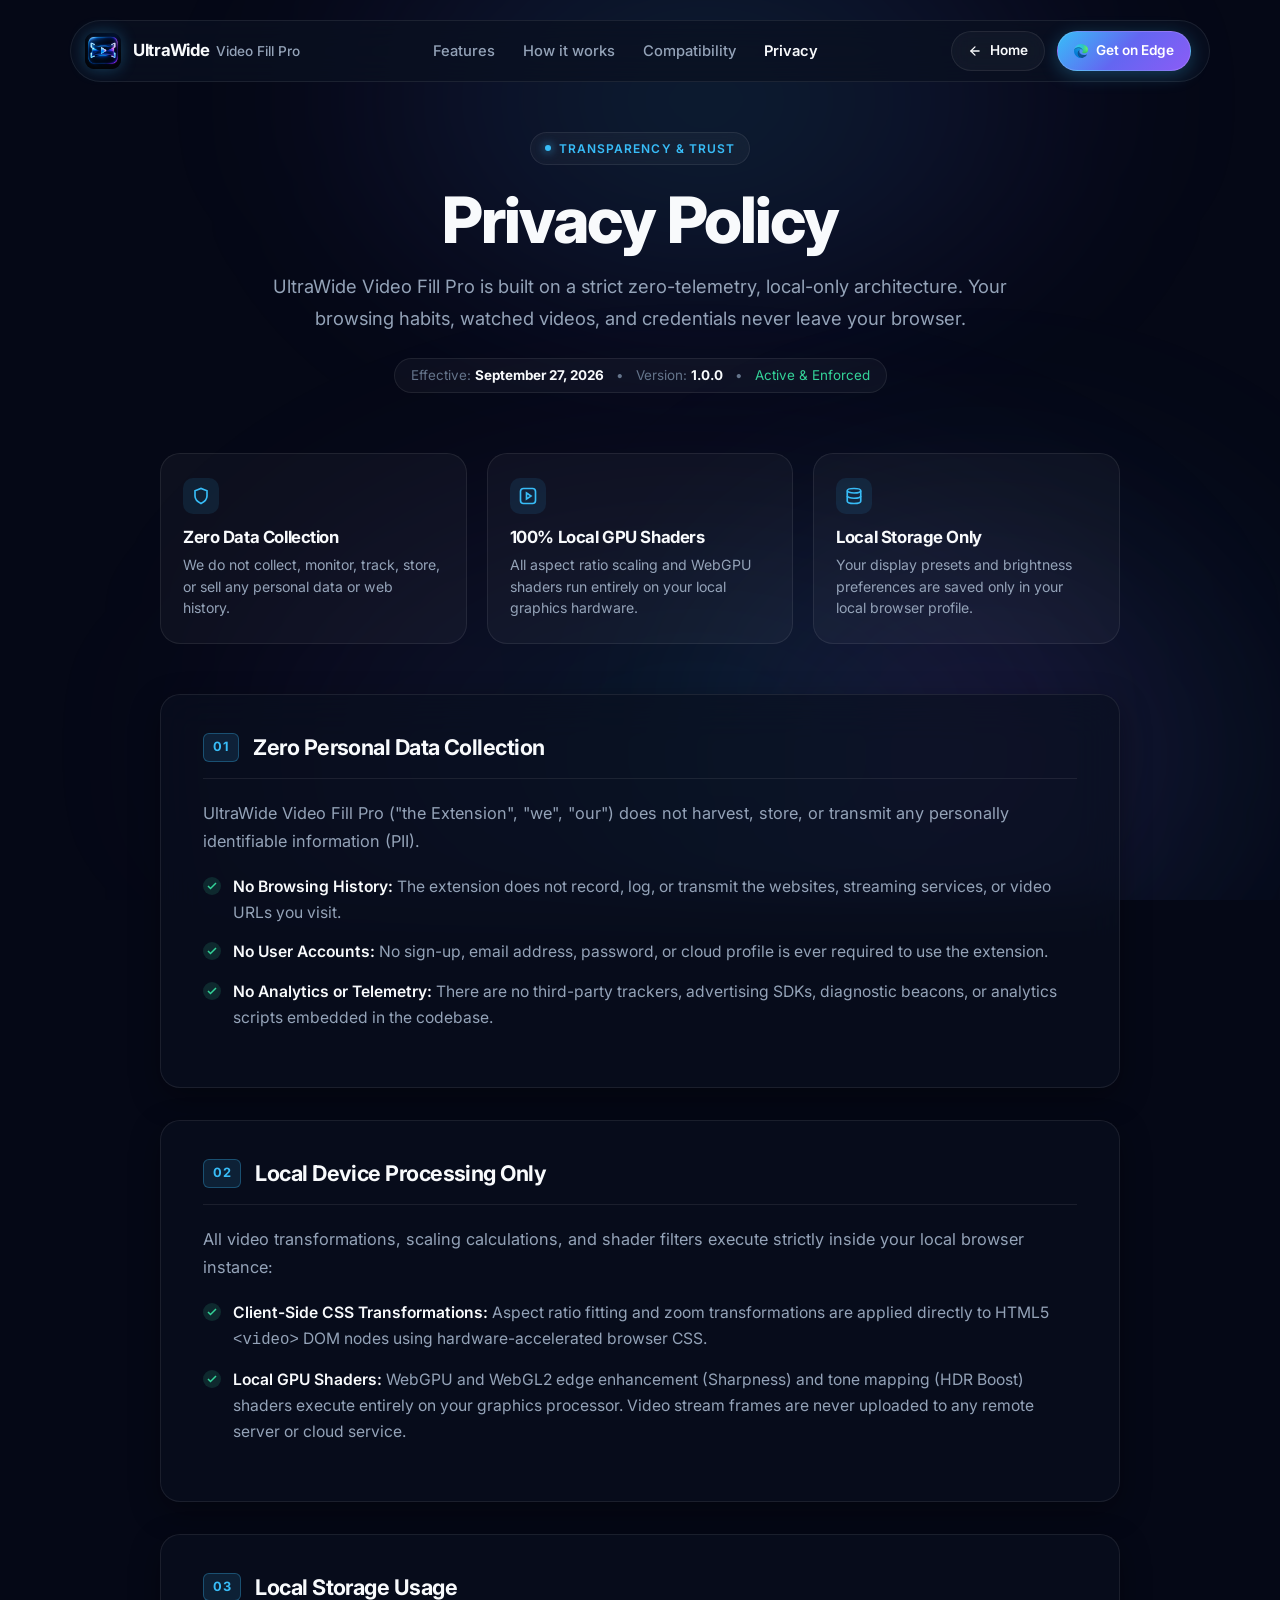
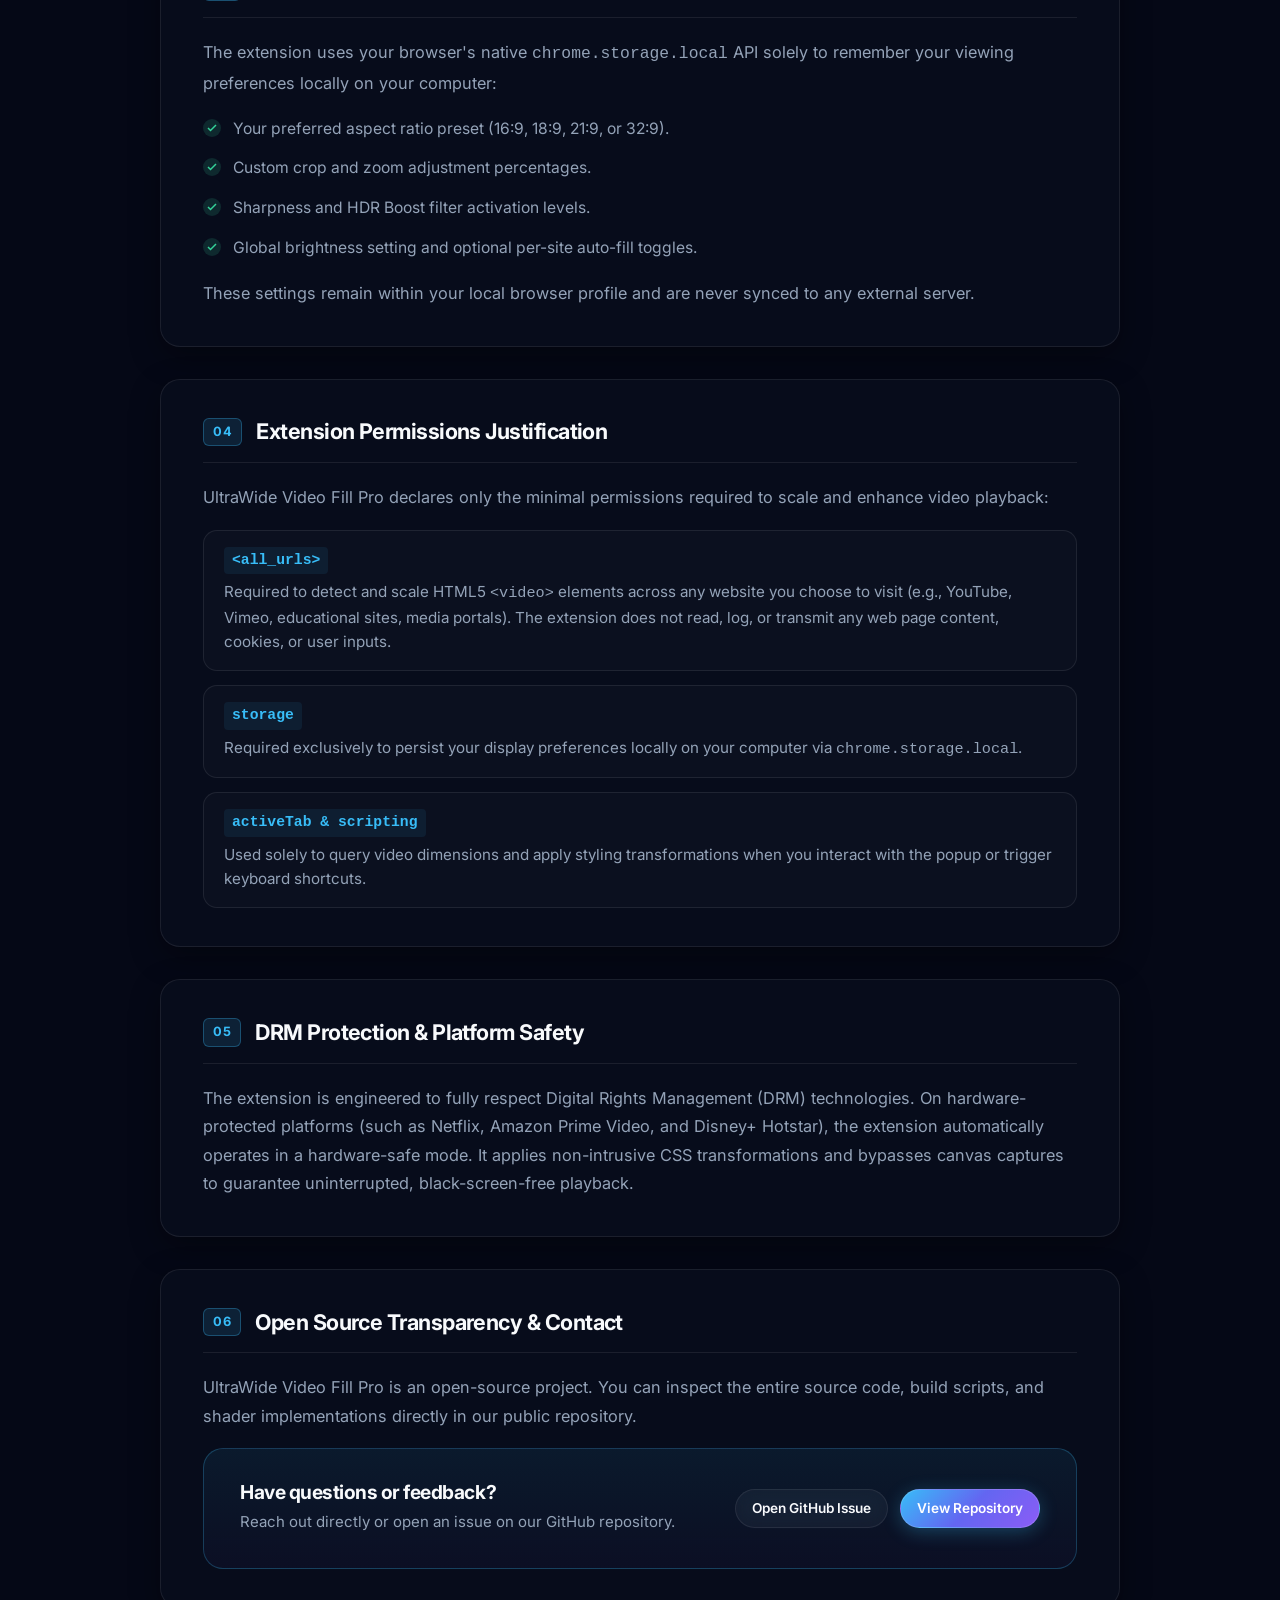
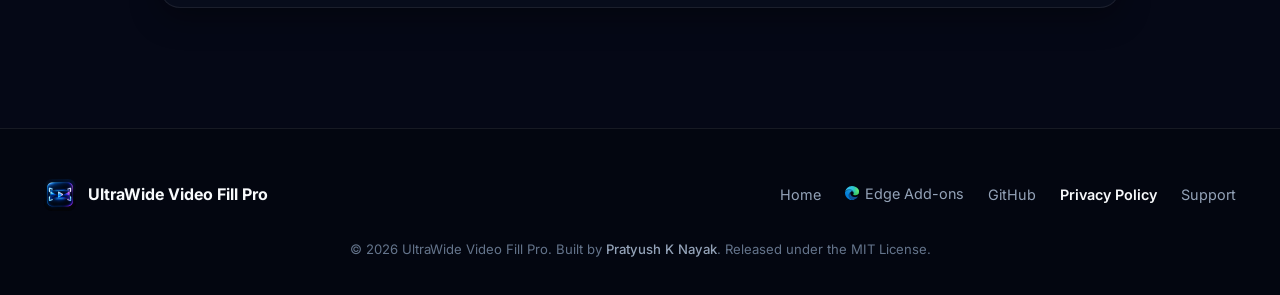
<file: privacy.html>
<!DOCTYPE html>
<html lang="en">
<head>
  <meta charset="UTF-8">
  <meta name="viewport" content="width=device-width, initial-scale=1.0">
  <title>Privacy Policy — UltraWide Video Fill Pro</title>
  <meta name="description" content="Official Privacy Policy for UltraWide Video Fill Pro. Learn about our zero-telemetry, 100% client-side local video processing architecture.">
  <link rel="canonical" href="https://pratyushkk.github.io/ultrawide-video-fill-pro-site/privacy.html">
  <meta name="theme-color" content="#050816">

  <!-- Open Graph / Facebook -->
  <meta property="og:type" content="website">
  <meta property="og:url" content="https://pratyushkk.github.io/ultrawide-video-fill-pro-site/privacy.html">
  <meta property="og:title" content="Privacy Policy — UltraWide Video Fill Pro">
  <meta property="og:description" content="Zero telemetry, zero tracking, and 100% local client-side processing. Your videos and browsing activity stay private.">
  <meta property="og:image" content="assets/og-image.png">

  <!-- Twitter / X -->
  <meta name="twitter:card" content="summary_large_image">
  <meta name="twitter:url" content="https://pratyushkk.github.io/ultrawide-video-fill-pro-site/privacy.html">
  <meta name="twitter:title" content="Privacy Policy — UltraWide Video Fill Pro">
  <meta name="twitter:description" content="Zero telemetry, zero tracking, and 100% local client-side processing.">
  <meta name="twitter:image" content="assets/og-image.png">

  <!-- Favicons -->
  <link rel="icon" type="image/png" sizes="32x32" href="assets/favicon-32.png">
  <link rel="icon" type="image/png" sizes="16x16" href="assets/favicon-16.png">
  <link rel="apple-touch-icon" sizes="180x180" href="assets/apple-touch-icon.png">

  <!-- Inter Font -->
  <link rel="preconnect" href="https://fonts.googleapis.com">
  <link rel="preconnect" href="https://fonts.gstatic.com" crossorigin>
  <link href="https://fonts.googleapis.com/css2?family=Inter:wght@400;500;600;700;800&display=swap" rel="stylesheet">

  <link rel="stylesheet" href="styles.css">
  <link rel="stylesheet" href="policy.css">
</head>
<body>

  <!-- Ambient Glow Background -->
  <div class="bg-ambient" aria-hidden="true">
    <div class="glow-top"></div>
    <div class="glow-mid"></div>
    <div class="glow-bottom"></div>
  </div>

  <!-- Floating Glass Navigation -->
  <nav class="site-nav" aria-label="Main Navigation">
    <div class="nav-inner">
      <a href="index.html" class="nav-brand">
        <img src="assets/logo.png" alt="UltraWide Video Fill Pro Logo" class="brand-logo-img">
        <div class="brand-text-group">
          <span class="brand-primary">UltraWide</span>
          <span class="brand-secondary">Video Fill Pro</span>
        </div>
      </a>

      <ul class="nav-links">
        <li><a href="index.html#features">Features</a></li>
        <li><a href="index.html#how-it-works">How it works</a></li>
        <li><a href="index.html#compatibility">Compatibility</a></li>
        <li><a href="privacy.html" style="color: var(--text-primary); font-weight: 600;">Privacy</a></li>
      </ul>

      <div class="nav-actions">
        <a href="index.html" class="btn btn-secondary btn-sm">
          <svg width="14" height="14" viewBox="0 0 24 24" fill="none" stroke="currentColor" stroke-width="2.2" stroke-linecap="round" stroke-linejoin="round">
            <line x1="19" y1="12" x2="5" y2="12"></line>
            <polyline points="12 19 5 12 12 5"></polyline>
          </svg>
          Home
        </a>
        <a href="https://microsoftedge.microsoft.com/addons/detail/ultrawide-video-fill-pro/kllbjjefnjodgoaglaghcakajfbjmpnm" target="_blank" rel="noopener noreferrer" class="btn btn-primary btn-sm">
          <img src="assets/edge-logo.svg" alt="Microsoft Edge" style="width: 14px; height: 14px; display: inline-block; vertical-align: middle;">
          Get on Edge
        </a>
      </div>

      <button class="nav-mobile-toggle" aria-label="Toggle navigation menu" aria-expanded="false">
        <svg width="22" height="22" viewBox="0 0 24 24" fill="none" stroke="currentColor" stroke-width="2" stroke-linecap="round" stroke-linejoin="round">
          <line x1="3" y1="12" x2="21" y2="12"></line>
          <line x1="3" y1="6" x2="21" y2="6"></line>
          <line x1="3" y1="18" x2="21" y2="18"></line>
        </svg>
      </button>
    </div>

    <!-- Mobile Dropdown -->
    <div class="nav-mobile-menu">
      <ul>
        <li><a href="index.html#features">Features</a></li>
        <li><a href="index.html#how-it-works">How it works</a></li>
        <li><a href="index.html#compatibility">Compatibility</a></li>
        <li><a href="privacy.html">Privacy</a></li>
      </ul>
      <a href="https://microsoftedge.microsoft.com/addons/detail/ultrawide-video-fill-pro/kllbjjefnjodgoaglaghcakajfbjmpnm" target="_blank" rel="noopener noreferrer" class="btn btn-primary" style="width: 100%; margin-bottom: 8px;">
        <img src="assets/edge-logo.svg" alt="Microsoft Edge" style="width: 16px; height: 16px; display: inline-block; vertical-align: middle;">
        Get on Microsoft Edge
      </a>
      <a href="index.html" class="btn btn-secondary" style="width: 100%;">Back to Home</a>
    </div>
  </nav>

  <!-- Main Content -->
  <main class="policy-page">
    <div class="container">
      
      <!-- Page Hero Header -->
      <header class="policy-hero-header">
        <div class="eyebrow-badge">
          <span class="pulse-dot"></span>
          TRANSPARENCY &amp; TRUST
        </div>
        <h1>Privacy Policy</h1>
        <p>
          UltraWide Video Fill Pro is built on a strict zero-telemetry, local-only architecture. Your browsing habits, watched videos, and credentials never leave your browser.
        </p>
        <div class="policy-meta-pill">
          <span>Effective: <strong>September 27, 2026</strong></span>
          <span>&bull;</span>
          <span>Version: <strong>1.0.0</strong></span>
          <span>&bull;</span>
          <span style="color: #34d399;">Active &amp; Enforced</span>
        </div>
      </header>

      <!-- 3 Quick Highlight Cards -->
      <div class="policy-summary-grid">
        <div class="policy-summary-card">
          <div class="policy-summary-icon">
            <svg width="18" height="18" viewBox="0 0 24 24" fill="none" stroke="currentColor" stroke-width="2.2">
              <path d="M12 22s8-4 8-10V5l-8-3-8 3v7c0 6 8 10 8 10z"></path>
            </svg>
          </div>
          <h3>Zero Data Collection</h3>
          <p>We do not collect, monitor, track, store, or sell any personal data or web history.</p>
        </div>

        <div class="policy-summary-card">
          <div class="policy-summary-icon">
            <svg width="18" height="18" viewBox="0 0 24 24" fill="none" stroke="currentColor" stroke-width="2.2">
              <rect x="2" y="2" width="20" height="20" rx="4"></rect>
              <polygon points="10 8 16 12 10 16 10 8"></polygon>
            </svg>
          </div>
          <h3>100% Local GPU Shaders</h3>
          <p>All aspect ratio scaling and WebGPU shaders run entirely on your local graphics hardware.</p>
        </div>

        <div class="policy-summary-card">
          <div class="policy-summary-icon">
            <svg width="18" height="18" viewBox="0 0 24 24" fill="none" stroke="currentColor" stroke-width="2.2">
              <ellipse cx="12" cy="5" rx="9" ry="3"></ellipse>
              <path d="M21 12c0 1.66-4 3-9 3s-9-1.34-9-3"></path>
              <path d="M3 5v14c0 1.66 4 3 9 3s9-1.34 9-3V5"></path>
            </svg>
          </div>
          <h3>Local Storage Only</h3>
          <p>Your display presets and brightness preferences are saved only in your local browser profile.</p>
        </div>
      </div>

      <!-- Structured Policy Blocks -->
      <div class="policy-content-wrap">

        <!-- 01. Zero Personal Data -->
        <article class="policy-block">
          <div class="policy-block-header">
            <span class="policy-step-tag">01</span>
            <h2 class="policy-block-title">Zero Personal Data Collection</h2>
          </div>
          <p>
            UltraWide Video Fill Pro ("the Extension", "we", "our") does not harvest, store, or transmit any personally identifiable information (PII).
          </p>
          <ul class="policy-clean-list">
            <li>
              <div class="policy-bullet-check">
                <svg width="12" height="12" viewBox="0 0 24 24" fill="none" stroke="currentColor" stroke-width="3"><polyline points="20 6 9 17 4 12"></polyline></svg>
              </div>
              <div><strong>No Browsing History:</strong> The extension does not record, log, or transmit the websites, streaming services, or video URLs you visit.</div>
            </li>
            <li>
              <div class="policy-bullet-check">
                <svg width="12" height="12" viewBox="0 0 24 24" fill="none" stroke="currentColor" stroke-width="3"><polyline points="20 6 9 17 4 12"></polyline></svg>
              </div>
              <div><strong>No User Accounts:</strong> No sign-up, email address, password, or cloud profile is ever required to use the extension.</div>
            </li>
            <li>
              <div class="policy-bullet-check">
                <svg width="12" height="12" viewBox="0 0 24 24" fill="none" stroke="currentColor" stroke-width="3"><polyline points="20 6 9 17 4 12"></polyline></svg>
              </div>
              <div><strong>No Analytics or Telemetry:</strong> There are no third-party trackers, advertising SDKs, diagnostic beacons, or analytics scripts embedded in the codebase.</div>
            </li>
          </ul>
        </article>

        <!-- 02. Local Device Processing -->
        <article class="policy-block">
          <div class="policy-block-header">
            <span class="policy-step-tag">02</span>
            <h2 class="policy-block-title">Local Device Processing Only</h2>
          </div>
          <p>
            All video transformations, scaling calculations, and shader filters execute strictly inside your local browser instance:
          </p>
          <ul class="policy-clean-list">
            <li>
              <div class="policy-bullet-check">
                <svg width="12" height="12" viewBox="0 0 24 24" fill="none" stroke="currentColor" stroke-width="3"><polyline points="20 6 9 17 4 12"></polyline></svg>
              </div>
              <div><strong>Client-Side CSS Transformations:</strong> Aspect ratio fitting and zoom transformations are applied directly to HTML5 <code>&lt;video&gt;</code> DOM nodes using hardware-accelerated browser CSS.</div>
            </li>
            <li>
              <div class="policy-bullet-check">
                <svg width="12" height="12" viewBox="0 0 24 24" fill="none" stroke="currentColor" stroke-width="3"><polyline points="20 6 9 17 4 12"></polyline></svg>
              </div>
              <div><strong>Local GPU Shaders:</strong> WebGPU and WebGL2 edge enhancement (Sharpness) and tone mapping (HDR Boost) shaders execute entirely on your graphics processor. Video stream frames are never uploaded to any remote server or cloud service.</div>
            </li>
          </ul>
        </article>

        <!-- 03. Local Storage Usage -->
        <article class="policy-block">
          <div class="policy-block-header">
            <span class="policy-step-tag">03</span>
            <h2 class="policy-block-title">Local Storage Usage</h2>
          </div>
          <p>
            The extension uses your browser's native <code>chrome.storage.local</code> API solely to remember your viewing preferences locally on your computer:
          </p>
          <ul class="policy-clean-list">
            <li>
              <div class="policy-bullet-check">
                <svg width="12" height="12" viewBox="0 0 24 24" fill="none" stroke="currentColor" stroke-width="3"><polyline points="20 6 9 17 4 12"></polyline></svg>
              </div>
              <div>Your preferred aspect ratio preset (16:9, 18:9, 21:9, or 32:9).</div>
            </li>
            <li>
              <div class="policy-bullet-check">
                <svg width="12" height="12" viewBox="0 0 24 24" fill="none" stroke="currentColor" stroke-width="3"><polyline points="20 6 9 17 4 12"></polyline></svg>
              </div>
              <div>Custom crop and zoom adjustment percentages.</div>
            </li>
            <li>
              <div class="policy-bullet-check">
                <svg width="12" height="12" viewBox="0 0 24 24" fill="none" stroke="currentColor" stroke-width="3"><polyline points="20 6 9 17 4 12"></polyline></svg>
              </div>
              <div>Sharpness and HDR Boost filter activation levels.</div>
            </li>
            <li>
              <div class="policy-bullet-check">
                <svg width="12" height="12" viewBox="0 0 24 24" fill="none" stroke="currentColor" stroke-width="3"><polyline points="20 6 9 17 4 12"></polyline></svg>
              </div>
              <div>Global brightness setting and optional per-site auto-fill toggles.</div>
            </li>
          </ul>
          <p>
            These settings remain within your local browser profile and are never synced to any external server.
          </p>
        </article>

        <!-- 04. Permissions Justification -->
        <article class="policy-block">
          <div class="policy-block-header">
            <span class="policy-step-tag">04</span>
            <h2 class="policy-block-title">Extension Permissions Justification</h2>
          </div>
          <p>
            UltraWide Video Fill Pro declares only the minimal permissions required to scale and enhance video playback:
          </p>
          <div class="permissions-grid">
            <div class="permission-row">
              <span class="permission-code">&lt;all_urls&gt;</span>
              <span class="permission-desc">Required to detect and scale HTML5 <code>&lt;video&gt;</code> elements across any website you choose to visit (e.g., YouTube, Vimeo, educational sites, media portals). The extension does not read, log, or transmit any web page content, cookies, or user inputs.</span>
            </div>

            <div class="permission-row">
              <span class="permission-code">storage</span>
              <span class="permission-desc">Required exclusively to persist your display preferences locally on your computer via <code>chrome.storage.local</code>.</span>
            </div>

            <div class="permission-row">
              <span class="permission-code">activeTab &amp; scripting</span>
              <span class="permission-desc">Used solely to query video dimensions and apply styling transformations when you interact with the popup or trigger keyboard shortcuts.</span>
            </div>
          </div>
        </article>

        <!-- 05. DRM Safety -->
        <article class="policy-block">
          <div class="policy-block-header">
            <span class="policy-step-tag">05</span>
            <h2 class="policy-block-title">DRM Protection &amp; Platform Safety</h2>
          </div>
          <p>
            The extension is engineered to fully respect Digital Rights Management (DRM) technologies. On hardware-protected platforms (such as Netflix, Amazon Prime Video, and Disney+ Hotstar), the extension automatically operates in a hardware-safe mode. It applies non-intrusive CSS transformations and bypasses canvas captures to guarantee uninterrupted, black-screen-free playback.
          </p>
        </article>

        <!-- 06. Open Source & Support Contact -->
        <article class="policy-block">
          <div class="policy-block-header">
            <span class="policy-step-tag">06</span>
            <h2 class="policy-block-title">Open Source Transparency &amp; Contact</h2>
          </div>
          <p>
            UltraWide Video Fill Pro is an open-source project. You can inspect the entire source code, build scripts, and shader implementations directly in our public repository.
          </p>
          <div class="policy-contact-box">
            <div class="policy-contact-text">
              <h3>Have questions or feedback?</h3>
              <p>Reach out directly or open an issue on our GitHub repository.</p>
            </div>
            <div style="display: flex; gap: 12px; flex-wrap: wrap;">
              <a href="https://github.com/pratyushkk/ultrawide-video-fill-pro/issues" target="_blank" rel="noopener noreferrer" class="btn btn-secondary btn-sm">
                Open GitHub Issue
              </a>
              <a href="https://github.com/pratyushkk/ultrawide-video-fill-pro" target="_blank" rel="noopener noreferrer" class="btn btn-primary btn-sm">
                View Repository
              </a>
            </div>
          </div>
        </article>

      </div>
    </div>
  </main>

  <!-- Minimal Footer -->
  <footer class="site-footer">
    <div class="container">
      <div class="footer-inner">
        <div class="footer-brand">
          <img src="assets/logo.png" alt="Logo">
          <span class="footer-brand-title">UltraWide Video Fill Pro</span>
        </div>

        <ul class="footer-links">
          <li><a href="index.html">Home</a></li>
          <li><a href="https://microsoftedge.microsoft.com/addons/detail/ultrawide-video-fill-pro/kllbjjefnjodgoaglaghcakajfbjmpnm" target="_blank" rel="noopener noreferrer" style="display: inline-flex; align-items: center; gap: 6px;"><img src="assets/edge-logo.svg" alt="Edge" style="width: 14px; height: 14px;">Edge Add-ons</a></li>
          <li><a href="https://github.com/pratyushkk/ultrawide-video-fill-pro" target="_blank" rel="noopener noreferrer">GitHub</a></li>
          <li><a href="privacy.html" style="color: var(--text-primary); font-weight: 600;">Privacy Policy</a></li>
          <li><a href="https://github.com/pratyushkk/ultrawide-video-fill-pro/issues" target="_blank" rel="noopener noreferrer">Support</a></li>
        </ul>
      </div>

      <div class="footer-bottom">
        &copy; 2026 UltraWide Video Fill Pro. Built by <a href="https://github.com/pratyushkk" target="_blank" rel="noopener noreferrer">Pratyush K Nayak</a>. Released under the MIT License.
      </div>
    </div>
  </footer>

  <script src="main.js"></script>
</body>
</html>
</file>
<file: styles.css>
/* ==========================================================================
   UltraWide Video Fill Pro - Official Design System
   Visual Vocabulary: Near-black/navy, blue/cyan primary, violet secondary,
   subtle orange/pink HDR, glassy dark surfaces, minimal typography.
   ========================================================================== */

:root {
  --bg-base: #050816;
  --bg-deep: #07101d;
  --bg-surface: rgba(255, 255, 255, 0.035);
  --bg-surface-hover: rgba(255, 255, 255, 0.06);
  --bg-surface-active: rgba(255, 255, 255, 0.08);
  --bg-glass: rgba(10, 16, 32, 0.75);
  --bg-popup: rgba(13, 20, 38, 0.94);

  --border-subtle: rgba(255, 255, 255, 0.08);
  --border-focus: rgba(56, 189, 248, 0.35);
  --border-highlight: rgba(255, 255, 255, 0.16);

  --accent-cyan: #38bdf8;
  --accent-blue: #3b82f6;
  --accent-indigo: #6366f1;
  --accent-violet: #8b5cf6;
  --accent-hdr-orange: #f97316;
  --accent-hdr-pink: #ec4899;

  --text-primary: #f8fafc;
  --text-secondary: #94a3b8;
  --text-muted: #64748b;

  --gradient-primary: linear-gradient(135deg, #38bdf8 0%, #6366f1 50%, #8b5cf6 100%);
  --gradient-hdr: linear-gradient(135deg, #f97316 0%, #ec4899 50%, #8b5cf6 100%);
  --gradient-glow: radial-gradient(circle, rgba(56, 189, 248, 0.15) 0%, rgba(139, 92, 246, 0.08) 50%, transparent 75%);

  --radius-sm: 8px;
  --radius-md: 14px;
  --radius-lg: 20px;
  --radius-xl: 28px;
  --radius-pill: 9999px;

  --font-sans: 'Inter', -apple-system, BlinkMacSystemFont, 'Segoe UI', Roboto, sans-serif;
  --transition-fast: 160ms cubic-bezier(0.16, 1, 0.3, 1);
  --transition-smooth: 280ms cubic-bezier(0.16, 1, 0.3, 1);
}

/* Base Reset */
*, *::before, *::after {
  margin: 0;
  padding: 0;
  box-sizing: border-box;
}

html {
  font-family: var(--font-sans);
  background-color: var(--bg-base);
  color: var(--text-primary);
  scroll-behavior: smooth;
  -webkit-font-smoothing: antialiased;
  -moz-osx-font-smoothing: grayscale;
}

body {
  background: var(--bg-base);
  min-height: 100vh;
  overflow-x: hidden;
  line-height: 1.6;
  position: relative;
}

/* Ambient Background Atmosphere */
.bg-ambient {
  position: fixed;
  inset: 0;
  pointer-events: none;
  z-index: 0;
  overflow: hidden;
}

.bg-ambient .glow-top {
  position: absolute;
  top: -200px;
  left: 20%;
  width: 900px;
  height: 600px;
  background: radial-gradient(ellipse at center, rgba(56, 189, 248, 0.14) 0%, rgba(99, 102, 241, 0.08) 45%, transparent 70%);
  filter: blur(80px);
}

.bg-ambient .glow-mid {
  position: absolute;
  top: 45%;
  right: -100px;
  width: 800px;
  height: 700px;
  background: radial-gradient(ellipse at center, rgba(139, 92, 246, 0.12) 0%, rgba(56, 189, 248, 0.05) 50%, transparent 70%);
  filter: blur(90px);
}

.bg-ambient .glow-bottom {
  position: absolute;
  bottom: -150px;
  left: 15%;
  width: 1000px;
  height: 600px;
  background: radial-gradient(ellipse at center, rgba(6, 182, 212, 0.1) 0%, rgba(139, 92, 246, 0.07) 50%, transparent 75%);
  filter: blur(100px);
}

/* Layout Container */
.container {
  width: 100%;
  max-width: 1240px;
  margin: 0 auto;
  padding: 0 24px;
  position: relative;
  z-index: 1;
}

.container-wide {
  width: 100%;
  max-width: 1440px;
  margin: 0 auto;
  padding: 0 24px;
  position: relative;
  z-index: 1;
}

/* Typography */
h1, h2, h3, h4, h5 {
  color: var(--text-primary);
  font-weight: 700;
  letter-spacing: -0.025em;
  line-height: 1.15;
}

p {
  color: var(--text-secondary);
  font-size: 1.05rem;
  line-height: 1.65;
}

.gradient-text {
  background: var(--gradient-primary);
  -webkit-background-clip: text;
  -webkit-text-fill-color: transparent;
  display: inline-block;
}

.gradient-hdr-text {
  background: var(--gradient-hdr);
  -webkit-background-clip: text;
  -webkit-text-fill-color: transparent;
  display: inline-block;
}

/* Eyebrow Badge */
.eyebrow-badge {
  display: inline-flex;
  align-items: center;
  gap: 8px;
  padding: 6px 14px;
  background: rgba(255, 255, 255, 0.035);
  border: 1px solid var(--border-subtle);
  border-radius: var(--radius-pill);
  font-size: 0.75rem;
  font-weight: 600;
  letter-spacing: 0.09em;
  color: var(--accent-cyan);
  text-transform: uppercase;
  margin-bottom: 20px;
  backdrop-filter: blur(12px);
  -webkit-backdrop-filter: blur(12px);
}

.eyebrow-badge .pulse-dot {
  width: 6px;
  height: 6px;
  border-radius: 50%;
  background: var(--accent-cyan);
  box-shadow: 0 0 10px var(--accent-cyan);
}

/* Navigation */
.site-nav {
  position: sticky;
  top: 20px;
  z-index: 100;
  width: calc(100% - 40px);
  max-width: 1140px;
  margin: 20px auto 0;
  background: var(--bg-glass);
  border: 1px solid var(--border-subtle);
  border-radius: var(--radius-pill);
  backdrop-filter: blur(20px);
  -webkit-backdrop-filter: blur(20px);
  transition: background var(--transition-smooth), border-color var(--transition-smooth), box-shadow var(--transition-smooth);
}

.site-nav.scrolled {
  background: rgba(7, 12, 26, 0.88);
  border-color: rgba(255, 255, 255, 0.12);
  box-shadow: 0 12px 36px rgba(0, 0, 0, 0.45);
}

.nav-inner {
  display: flex;
  align-items: center;
  justify-content: space-between;
  padding: 10px 18px 10px 14px;
}

.nav-brand {
  display: flex;
  align-items: center;
  gap: 12px;
  text-decoration: none;
}

.brand-logo-img {
  width: 36px;
  height: 36px;
  border-radius: 9px;
  display: block;
  box-shadow: 0 0 16px rgba(56, 189, 248, 0.3);
  transition: transform var(--transition-fast);
}

.nav-brand:hover .brand-logo-img {
  transform: scale(1.05);
}

.brand-text-group {
  display: flex;
  align-items: baseline;
  gap: 6px;
}

.brand-primary {
  font-size: 1.05rem;
  font-weight: 700;
  color: var(--text-primary);
  letter-spacing: -0.015em;
}

.brand-secondary {
  font-size: 0.85rem;
  font-weight: 500;
  color: var(--text-secondary);
}

.nav-links {
  display: flex;
  align-items: center;
  gap: 28px;
  list-style: none;
}

.nav-links a {
  color: var(--text-secondary);
  text-decoration: none;
  font-size: 0.92rem;
  font-weight: 500;
  transition: color var(--transition-fast);
}

.nav-links a:hover {
  color: var(--text-primary);
}

.nav-actions {
  display: flex;
  align-items: center;
  gap: 12px;
}

/* Buttons */
.btn {
  display: inline-flex;
  align-items: center;
  justify-content: center;
  gap: 8px;
  font-family: inherit;
  font-size: 0.92rem;
  font-weight: 600;
  text-decoration: none;
  border-radius: var(--radius-pill);
  padding: 10px 22px;
  cursor: pointer;
  transition: transform var(--transition-fast), box-shadow var(--transition-fast), background var(--transition-fast), border-color var(--transition-fast);
}

.btn-primary {
  background: var(--gradient-primary);
  color: #ffffff;
  border: 1px solid rgba(255, 255, 255, 0.15);
  box-shadow: 0 4px 18px rgba(56, 189, 248, 0.28);
}

.btn-primary:hover {
  transform: translateY(-2px);
  box-shadow: 0 6px 24px rgba(56, 189, 248, 0.42);
}

.btn-secondary {
  background: var(--bg-surface);
  color: var(--text-primary);
  border: 1px solid var(--border-subtle);
  backdrop-filter: blur(10px);
  -webkit-backdrop-filter: blur(10px);
}

.btn-secondary:hover {
  background: var(--bg-surface-hover);
  border-color: var(--border-highlight);
  transform: translateY(-2px);
}

.btn-sm {
  padding: 8px 16px;
  font-size: 0.85rem;
}

.btn-lg {
  padding: 14px 30px;
  font-size: 1.02rem;
}

/* Mobile Nav Toggle */
.nav-mobile-toggle {
  display: none;
  background: transparent;
  border: none;
  color: var(--text-primary);
  cursor: pointer;
  padding: 6px;
}

.nav-mobile-menu {
  display: none;
  position: absolute;
  top: calc(100% + 10px);
  left: 0;
  right: 0;
  background: rgba(10, 16, 32, 0.96);
  border: 1px solid var(--border-subtle);
  border-radius: var(--radius-lg);
  padding: 18px 24px;
  box-shadow: 0 16px 40px rgba(0, 0, 0, 0.5);
  backdrop-filter: blur(24px);
  -webkit-backdrop-filter: blur(24px);
}

.nav-mobile-menu.open {
  display: block;
}

.nav-mobile-menu ul {
  list-style: none;
  display: flex;
  flex-direction: column;
  gap: 14px;
  margin-bottom: 18px;
}

.nav-mobile-menu a {
  color: var(--text-primary);
  text-decoration: none;
  font-size: 1rem;
  font-weight: 500;
}

/* ==========================================================================
   Hero Section
   ========================================================================== */
.hero-section {
  padding: 70px 0 60px;
  text-align: center;
  position: relative;
}

.hero-content {
  max-width: 820px;
  margin: 0 auto;
}

.hero-title {
  font-size: clamp(2.8rem, 6.5vw, 5.2rem);
  font-weight: 800;
  letter-spacing: -0.035em;
  margin-bottom: 20px;
  line-height: 1.08;
}

.hero-subtitle {
  font-size: clamp(1.05rem, 2vw, 1.25rem);
  color: var(--text-secondary);
  max-width: 660px;
  margin: 0 auto 34px;
  line-height: 1.6;
}

.hero-buttons {
  display: flex;
  align-items: center;
  justify-content: center;
  gap: 16px;
  flex-wrap: wrap;
  margin-bottom: 50px;
}

/* ==========================================================================
   Interactive Hero Monitor & Extension Dropdown Showcase
   ========================================================================== */
.hero-monitor-wrapper {
  position: relative;
  max-width: 1180px;
  margin: 0 auto;
  border-radius: var(--radius-xl);
  padding: 12px;
  background: linear-gradient(180deg, rgba(255, 255, 255, 0.1) 0%, rgba(255, 255, 255, 0.02) 100%);
  box-shadow: 0 0 70px rgba(56, 189, 248, 0.12), 0 20px 60px rgba(0, 0, 0, 0.6);
}

/* Simulated Ultrawide Monitor Screen */
.hero-monitor-screen {
  position: relative;
  width: 100%;
  aspect-ratio: 21 / 9;
  background: #020617;
  border-radius: calc(var(--radius-xl) - 6px);
  overflow: hidden;
  border: 1px solid rgba(255, 255, 255, 0.08);
}

.hero-video-scene {
  position: absolute;
  inset: 0;
  width: 100%;
  height: 100%;
  background-image: url('assets/cinematic-scene.png');
  background-size: cover;
  background-position: center;
  transition: transform var(--transition-smooth), filter var(--transition-smooth);
}

/* Black bars simulation for 16:9 on 21:9 */
.hero-black-bars {
  position: absolute;
  inset: 0;
  pointer-events: none;
  display: flex;
  justify-content: space-between;
  opacity: 0;
  transition: opacity var(--transition-smooth);
  z-index: 2;
}

.hero-black-bars .bar {
  width: 16.5%;
  height: 100%;
  background: #000000;
  box-shadow: 0 0 20px rgba(0, 0, 0, 0.9);
}

.hero-monitor-screen.is-letterboxed .hero-black-bars {
  opacity: 1;
}

.hero-monitor-screen.is-letterboxed .hero-video-scene {
  transform: scale(0.78);
  filter: brightness(0.9);
}

/* Video Player UI Overlay */
.video-player-bar {
  position: absolute;
  bottom: 0;
  left: 0;
  right: 0;
  padding: 14px 20px;
  background: linear-gradient(180deg, transparent 0%, rgba(0, 0, 0, 0.8) 100%);
  display: flex;
  align-items: center;
  justify-content: space-between;
  z-index: 5;
}

.video-player-controls {
  display: flex;
  align-items: center;
  gap: 14px;
}

.player-btn {
  background: transparent;
  border: none;
  color: #ffffff;
  cursor: pointer;
  display: flex;
  align-items: center;
  opacity: 0.85;
  transition: opacity var(--transition-fast);
}

.player-btn:hover {
  opacity: 1;
}

.player-timeline {
  flex: 1;
  margin: 0 20px;
  height: 4px;
  background: rgba(255, 255, 255, 0.2);
  border-radius: 2px;
  position: relative;
  overflow: hidden;
}

.player-timeline-fill {
  width: 45%;
  height: 100%;
  background: var(--accent-cyan);
}

.video-mode-indicator {
  font-size: 0.78rem;
  font-weight: 600;
  color: var(--accent-cyan);
  background: rgba(56, 189, 248, 0.12);
  border: 1px solid rgba(56, 189, 248, 0.3);
  padding: 4px 10px;
  border-radius: var(--radius-sm);
  display: flex;
  align-items: center;
  gap: 6px;
}

/* ==========================================================================
   Interactive Extension Dropdown Representation
   ========================================================================== */
.hero-extension-popup {
  position: absolute;
  top: 24px;
  right: 28px;
  width: 320px;
  background: var(--bg-popup);
  border: 1px solid rgba(255, 255, 255, 0.14);
  border-radius: var(--radius-md);
  box-shadow: 0 16px 40px rgba(0, 0, 0, 0.75), 0 0 30px rgba(56, 189, 248, 0.12);
  backdrop-filter: blur(28px);
  -webkit-backdrop-filter: blur(28px);
  z-index: 10;
  padding: 16px 18px;
  text-align: left;
  user-select: none;
  transition: transform var(--transition-fast);
}

.hero-extension-popup:hover {
  transform: translateY(-2px);
}

.popup-header {
  display: flex;
  align-items: center;
  justify-content: space-between;
  padding-bottom: 12px;
  border-bottom: 1px solid var(--border-subtle);
  margin-bottom: 14px;
}

.popup-header-brand {
  display: flex;
  align-items: center;
  gap: 8px;
}

.popup-logo-icon {
  width: 24px;
  height: 24px;
  border-radius: 6px;
}

.popup-title {
  font-size: 0.88rem;
  font-weight: 700;
  color: var(--text-primary);
  line-height: 1.1;
}

.popup-subtitle {
  font-size: 0.7rem;
  color: var(--text-secondary);
}

.popup-header-status {
  display: flex;
  align-items: center;
  gap: 10px;
}

.popup-status-badge {
  display: flex;
  align-items: center;
  gap: 5px;
  font-size: 0.72rem;
  font-weight: 600;
  color: #34d399;
}

.popup-status-dot {
  width: 6px;
  height: 6px;
  border-radius: 50%;
  background: #34d399;
  box-shadow: 0 0 6px #34d399;
}

.popup-gear-btn {
  background: transparent;
  border: none;
  color: var(--text-muted);
  cursor: pointer;
  display: flex;
  align-items: center;
  padding: 2px;
}

/* Popup Controls */
.popup-control-group {
  display: flex;
  flex-direction: column;
  gap: 12px;
}

/* Primary Toggle Row */
.popup-row-toggle {
  display: flex;
  align-items: center;
  justify-content: space-between;
  background: rgba(255, 255, 255, 0.035);
  border: 1px solid var(--border-subtle);
  padding: 8px 12px;
  border-radius: var(--radius-sm);
  cursor: pointer;
  transition: background var(--transition-fast), border-color var(--transition-fast);
}

.popup-row-toggle:hover {
  background: rgba(255, 255, 255, 0.055);
}

.popup-toggle-label {
  display: flex;
  align-items: center;
  gap: 8px;
  font-size: 0.82rem;
  font-weight: 600;
  color: var(--text-primary);
}

/* Compact Toggle Switch */
.switch-slider {
  width: 36px;
  height: 20px;
  background: #1e293b;
  border-radius: 10px;
  position: relative;
  transition: background var(--transition-fast);
}

.switch-slider::after {
  content: '';
  position: absolute;
  top: 2px;
  left: 2px;
  width: 16px;
  height: 16px;
  background: #ffffff;
  border-radius: 50%;
  transition: transform var(--transition-fast);
}

.switch-slider.active {
  background: var(--accent-blue);
}

.switch-slider.active::after {
  transform: translateX(16px);
}

/* Slider Component in Popup */
.popup-slider-item {
  display: flex;
  flex-direction: column;
  gap: 5px;
}

.popup-slider-header {
  display: flex;
  align-items: center;
  justify-content: space-between;
  font-size: 0.76rem;
  font-weight: 600;
}

.popup-slider-label {
  display: flex;
  align-items: center;
  gap: 6px;
  color: var(--text-secondary);
}

.popup-slider-val {
  color: var(--accent-cyan);
  font-variant-numeric: tabular-nums;
}

.popup-slider-val.hdr {
  color: var(--accent-hdr-orange);
}

.custom-range {
  -webkit-appearance: none;
  appearance: none;
  width: 100%;
  height: 5px;
  background: #1e293b;
  border-radius: 3px;
  outline: none;
  cursor: pointer;
}

.custom-range::-webkit-slider-thumb {
  -webkit-appearance: none;
  appearance: none;
  width: 14px;
  height: 14px;
  border-radius: 50%;
  background: #ffffff;
  cursor: pointer;
  box-shadow: 0 0 8px rgba(0, 0, 0, 0.6);
  border: 1.5px solid var(--accent-blue);
  transition: transform var(--transition-fast);
}

.custom-range::-webkit-slider-thumb:hover {
  transform: scale(1.2);
}

.custom-range.hdr-range::-webkit-slider-thumb {
  border-color: var(--accent-hdr-pink);
}

/* Presets row in Popup */
.popup-presets-row {
  display: flex;
  align-items: center;
  justify-content: space-between;
  padding-top: 6px;
  border-top: 1px solid var(--border-subtle);
  margin-top: 4px;
}

.popup-presets-title {
  display: flex;
  align-items: center;
  gap: 6px;
  font-size: 0.76rem;
  font-weight: 600;
  color: var(--text-secondary);
}

.popup-preset-pill {
  font-size: 0.72rem;
  font-weight: 600;
  color: var(--text-primary);
  background: rgba(255, 255, 255, 0.06);
  border: 1px solid var(--border-subtle);
  padding: 3px 8px;
  border-radius: 6px;
  cursor: pointer;
  display: flex;
  align-items: center;
  gap: 4px;
}

/* ==========================================================================
   Feature Strip (Below Hero)
   ========================================================================== */
.feature-strip-section {
  padding: 50px 0;
  border-bottom: 1px solid var(--border-subtle);
}

.feature-strip-grid {
  display: grid;
  grid-template-columns: repeat(4, 1fr);
  gap: 24px;
}

.feature-strip-item {
  display: flex;
  flex-direction: column;
  gap: 8px;
  padding: 16px 20px;
  background: var(--bg-surface);
  border: 1px solid var(--border-subtle);
  border-radius: var(--radius-md);
  transition: transform var(--transition-fast), border-color var(--transition-fast), background var(--transition-fast);
}

.feature-strip-item:hover {
  transform: translateY(-2px);
  background: var(--bg-surface-hover);
  border-color: var(--border-highlight);
}

.strip-icon {
  width: 28px;
  height: 28px;
  color: var(--accent-cyan);
  margin-bottom: 4px;
}

.feature-strip-item h3 {
  font-size: 1.02rem;
  font-weight: 600;
  color: var(--text-primary);
}

.feature-strip-item p {
  font-size: 0.88rem;
  color: var(--text-secondary);
  line-height: 1.45;
}

/* ==========================================================================
   "Made for Ultrawide" Showcase Section
   ========================================================================== */
.showcase-section {
  padding: 100px 0;
}

.section-header {
  text-align: center;
  max-width: 740px;
  margin: 0 auto 50px;
}

.section-title {
  font-size: clamp(2rem, 4vw, 3.2rem);
  font-weight: 700;
  letter-spacing: -0.025em;
  margin-bottom: 16px;
}

.section-subtitle {
  font-size: 1.1rem;
  color: var(--text-secondary);
  line-height: 1.6;
}

/* Ratio Selector Tabs */
.ratio-tabs-nav {
  display: flex;
  justify-content: center;
  gap: 12px;
  margin-bottom: 40px;
  flex-wrap: wrap;
}

.ratio-tab-btn {
  padding: 10px 22px;
  background: var(--bg-surface);
  border: 1px solid var(--border-subtle);
  border-radius: var(--radius-pill);
  color: var(--text-secondary);
  font-size: 0.9rem;
  font-weight: 600;
  cursor: pointer;
  transition: all var(--transition-fast);
}

.ratio-tab-btn:hover {
  color: var(--text-primary);
  background: var(--bg-surface-hover);
}

.ratio-tab-btn.active {
  background: rgba(56, 189, 248, 0.12);
  border-color: var(--accent-cyan);
  color: #ffffff;
  box-shadow: 0 0 16px rgba(56, 189, 248, 0.25);
}

/* Ratio Display Monitor Box */
.ratio-display-box {
  width: 100%;
  max-width: 1060px;
  margin: 0 auto;
  background: #020617;
  border: 1px solid var(--border-subtle);
  border-radius: var(--radius-lg);
  overflow: hidden;
  box-shadow: 0 20px 60px rgba(0, 0, 0, 0.5);
  position: relative;
  transition: aspect-ratio var(--transition-smooth);
}

.ratio-display-screen {
  position: relative;
  width: 100%;
  aspect-ratio: 21 / 9;
  display: flex;
  align-items: center;
  justify-content: center;
  overflow: hidden;
  transition: aspect-ratio var(--transition-smooth);
}

.ratio-bg-video {
  position: absolute;
  inset: 0;
  background-image: url('assets/cinematic-scene.png');
  background-size: cover;
  background-position: center;
  transition: transform var(--transition-smooth);
}

.ratio-mask-left,
.ratio-mask-right {
  position: absolute;
  top: 0;
  bottom: 0;
  width: 0;
  background: #000000;
  z-index: 2;
  transition: width var(--transition-smooth);
}

.ratio-mask-left { left: 0; }
.ratio-mask-right { right: 0; }

.ratio-info-banner {
  position: absolute;
  bottom: 18px;
  left: 20px;
  background: rgba(10, 16, 32, 0.85);
  border: 1px solid var(--border-subtle);
  border-radius: var(--radius-sm);
  padding: 8px 14px;
  z-index: 4;
  backdrop-filter: blur(12px);
  -webkit-backdrop-filter: blur(12px);
}

.ratio-info-banner span {
  font-size: 0.82rem;
  font-weight: 600;
  color: var(--accent-cyan);
}

/* ==========================================================================
   Sharpness + HDR Boost Showcase
   ========================================================================== */
.enhancement-grid {
  display: grid;
  grid-template-columns: 1fr 1fr;
  gap: 32px;
  margin-top: 50px;
}

.enhancement-card {
  background: var(--bg-surface);
  border: 1px solid var(--border-subtle);
  border-radius: var(--radius-lg);
  padding: 36px 32px;
  position: relative;
  overflow: hidden;
  transition: transform var(--transition-fast), border-color var(--transition-fast);
}

.enhancement-card:hover {
  transform: translateY(-3px);
  border-color: var(--border-highlight);
}

.enhancement-card.card-sharpness {
  box-shadow: 0 0 50px rgba(56, 189, 248, 0.08);
}

.enhancement-card.card-hdr {
  box-shadow: 0 0 50px rgba(249, 115, 22, 0.08);
}

.enhancement-icon-wrap {
  width: 48px;
  height: 48px;
  border-radius: 12px;
  display: flex;
  align-items: center;
  justify-content: center;
  margin-bottom: 20px;
}

.card-sharpness .enhancement-icon-wrap {
  background: rgba(56, 189, 248, 0.12);
  color: var(--accent-cyan);
}

.card-hdr .enhancement-icon-wrap {
  background: rgba(249, 115, 22, 0.12);
  color: var(--accent-hdr-orange);
}

.enhancement-card h3 {
  font-size: 1.5rem;
  margin-bottom: 10px;
}

.enhancement-card p {
  font-size: 0.96rem;
  line-height: 1.6;
  margin-bottom: 28px;
}

.slider-demo-wrap {
  background: rgba(0, 0, 0, 0.4);
  border: 1px solid var(--border-subtle);
  border-radius: var(--radius-md);
  padding: 18px 20px;
}

.slider-demo-header {
  display: flex;
  justify-content: space-between;
  font-size: 0.85rem;
  font-weight: 600;
  margin-bottom: 10px;
}

/* ==========================================================================
   Interactive Before / After Draggable Comparison
   ========================================================================== */
.comparison-container {
  width: 100%;
  max-width: 1060px;
  margin: 0 auto;
  border-radius: var(--radius-xl);
  overflow: hidden;
  position: relative;
  aspect-ratio: 21 / 9;
  user-select: none;
  border: 1px solid var(--border-subtle);
  box-shadow: 0 20px 60px rgba(0, 0, 0, 0.6), 0 0 50px rgba(56, 189, 248, 0.1);
}

.comparison-before,
.comparison-after {
  position: absolute;
  inset: 0;
  width: 100%;
  height: 100%;
}

/* After side (Full ultrawide, sharp, HDR enhanced) */
.comparison-after {
  background-image: url('assets/cinematic-scene.png');
  background-size: cover;
  background-position: center;
  filter: contrast(1.15) saturate(1.2) brightness(1.05);
}

/* Before side (clipped by drag position) */
.comparison-before {
  background-image: url('assets/cinematic-scene.png');
  background-size: cover;
  background-position: center;
  filter: contrast(0.95) saturate(0.9) brightness(0.85);
  clip-path: inset(0 calc(100% - var(--divider-pos, 50%)) 0 0);
}

/* Pillarbox simulation for the "before" side */
.comparison-before::before,
.comparison-before::after {
  content: '';
  position: absolute;
  top: 0;
  bottom: 0;
  width: 14%;
  background: #000000;
  z-index: 2;
}
.comparison-before::before { left: 0; }
.comparison-before::after { right: 0; }

/* Badges on left/right */
.comp-badge {
  position: absolute;
  top: 20px;
  padding: 6px 14px;
  border-radius: var(--radius-sm);
  font-size: 0.8rem;
  font-weight: 700;
  letter-spacing: 0.04em;
  text-transform: uppercase;
  z-index: 5;
  backdrop-filter: blur(14px);
  -webkit-backdrop-filter: blur(14px);
}

.comp-badge.left {
  left: 20px;
  background: rgba(0, 0, 0, 0.8);
  border: 1px solid rgba(255, 255, 255, 0.2);
  color: var(--text-secondary);
}

.comp-badge.right {
  right: 20px;
  background: rgba(13, 20, 38, 0.85);
  border: 1px solid var(--accent-cyan);
  color: #ffffff;
  box-shadow: 0 0 18px rgba(56, 189, 248, 0.35);
}

/* Draggable divider handle */
.comparison-divider {
  position: absolute;
  top: 0;
  bottom: 0;
  left: var(--divider-pos, 50%);
  width: 2px;
  background: #ffffff;
  box-shadow: 0 0 16px rgba(255, 255, 255, 0.8);
  z-index: 6;
  cursor: ew-resize;
}

.comparison-handle {
  position: absolute;
  top: 50%;
  left: 50%;
  transform: translate(-50%, -50%);
  width: 40px;
  height: 40px;
  background: #07101d;
  border: 2px solid #ffffff;
  border-radius: 50%;
  display: flex;
  align-items: center;
  justify-content: center;
  color: #ffffff;
  box-shadow: 0 0 20px rgba(0, 0, 0, 0.8);
  cursor: ew-resize;
}

/* ==========================================================================
   How It Works (3 Minimal Steps)
   ========================================================================== */
.steps-grid {
  display: grid;
  grid-template-columns: repeat(3, 1fr);
  gap: 32px;
  margin-top: 50px;
}

.step-card {
  background: var(--bg-surface);
  border: 1px solid var(--border-subtle);
  border-radius: var(--radius-lg);
  padding: 36px 30px;
  position: relative;
  transition: transform var(--transition-fast), border-color var(--transition-fast);
}

.step-card:hover {
  transform: translateY(-3px);
  border-color: var(--border-highlight);
}

.step-number {
  font-size: 2.4rem;
  font-weight: 800;
  letter-spacing: -0.04em;
  color: var(--accent-cyan);
  opacity: 0.8;
  margin-bottom: 16px;
  line-height: 1;
}

.step-card h3 {
  font-size: 1.25rem;
  margin-bottom: 10px;
}

.step-card p {
  font-size: 0.95rem;
  color: var(--text-secondary);
  line-height: 1.55;
}

/* ==========================================================================
   Compatibility Section
   ========================================================================== */
.compat-grid {
  display: grid;
  grid-template-columns: repeat(6, 1fr);
  gap: 16px;
  margin: 45px 0 24px;
}

.compat-badge {
  background: var(--bg-surface);
  border: 1px solid var(--border-subtle);
  border-radius: var(--radius-md);
  padding: 18px 12px;
  display: flex;
  flex-direction: column;
  align-items: center;
  gap: 10px;
  text-align: center;
  transition: transform var(--transition-fast), border-color var(--transition-fast);
}

.compat-badge:hover {
  transform: translateY(-2px);
  border-color: var(--border-highlight);
}

.compat-icon {
  width: 28px;
  height: 28px;
  color: var(--text-secondary);
}

.compat-badge span {
  font-size: 0.82rem;
  font-weight: 600;
  color: var(--text-primary);
}

.compat-drm-note {
  max-width: 780px;
  margin: 0 auto;
  text-align: center;
  padding: 14px 20px;
  background: rgba(255, 255, 255, 0.025);
  border: 1px solid var(--border-subtle);
  border-radius: var(--radius-sm);
  font-size: 0.84rem;
  color: var(--text-secondary);
}

/* ==========================================================================
   Performance & Privacy Sections
   ========================================================================== */
.performance-grid {
  display: grid;
  grid-template-columns: repeat(3, 1fr);
  gap: 28px;
  margin-top: 50px;
}

.perf-card {
  background: var(--bg-surface);
  border: 1px solid var(--border-subtle);
  border-radius: var(--radius-lg);
  padding: 32px 28px;
  transition: transform var(--transition-fast), border-color var(--transition-fast);
}

.perf-card:hover {
  transform: translateY(-3px);
  border-color: var(--border-highlight);
}

.perf-icon {
  width: 32px;
  height: 32px;
  color: var(--accent-cyan);
  margin-bottom: 16px;
}

.perf-card h3 {
  font-size: 1.2rem;
  margin-bottom: 10px;
}

.perf-card p {
  font-size: 0.94rem;
  color: var(--text-secondary);
}

.privacy-banner-card {
  background: linear-gradient(180deg, rgba(255, 255, 255, 0.04) 0%, rgba(255, 255, 255, 0.015) 100%);
  border: 1px solid var(--border-subtle);
  border-radius: var(--radius-xl);
  padding: 50px 40px;
  text-align: center;
  max-width: 900px;
  margin: 0 auto;
}

.privacy-banner-card h2 {
  font-size: 2.2rem;
  margin-bottom: 14px;
}

.privacy-banner-card p {
  max-width: 640px;
  margin: 0 auto 30px;
}

.privacy-features-list {
  display: flex;
  justify-content: center;
  gap: 32px;
  flex-wrap: wrap;
}

.privacy-item {
  display: flex;
  align-items: center;
  gap: 8px;
  font-size: 0.92rem;
  font-weight: 500;
  color: var(--text-primary);
}

.privacy-item svg {
  color: #34d399;
}

/* ==========================================================================
   Product UI Showcase Breakdown
   ========================================================================== */
.ui-breakdown-wrap {
  display: flex;
  align-items: center;
  justify-content: center;
  gap: 60px;
  margin-top: 50px;
}

.ui-breakdown-details {
  display: flex;
  flex-direction: column;
  gap: 20px;
  max-width: 480px;
}

.ui-detail-row {
  display: flex;
  align-items: flex-start;
  gap: 14px;
}

.ui-detail-dot {
  width: 8px;
  height: 8px;
  border-radius: 50%;
  background: var(--accent-cyan);
  box-shadow: 0 0 10px var(--accent-cyan);
  margin-top: 8px;
  flex-shrink: 0;
}

.ui-detail-row h4 {
  font-size: 1.05rem;
  color: var(--text-primary);
  margin-bottom: 4px;
}

.ui-detail-row p {
  font-size: 0.88rem;
  color: var(--text-secondary);
}

/* ==========================================================================
   Final Call to Action
   ========================================================================== */
.final-cta-section {
  padding: 120px 0;
  position: relative;
  text-align: center;
}

.final-cta-frame {
  max-width: 980px;
  margin: 0 auto;
  padding: 70px 40px;
  border-radius: var(--radius-xl);
  background: linear-gradient(180deg, rgba(13, 20, 38, 0.9) 0%, rgba(7, 12, 26, 0.95) 100%);
  border: 1px solid var(--border-highlight);
  box-shadow: 0 0 80px rgba(56, 189, 248, 0.16), 0 30px 80px rgba(0, 0, 0, 0.7);
  position: relative;
  overflow: hidden;
}

.final-cta-frame .cta-glow {
  position: absolute;
  top: -120px;
  left: 50%;
  transform: translateX(-50%);
  width: 500px;
  height: 250px;
  background: radial-gradient(ellipse at center, rgba(56, 189, 248, 0.28) 0%, rgba(139, 92, 246, 0.15) 50%, transparent 70%);
  filter: blur(50px);
}

.final-cta-frame h2 {
  font-size: clamp(2.4rem, 5vw, 4rem);
  margin-bottom: 16px;
  position: relative;
  z-index: 2;
}

.final-cta-frame p {
  font-size: 1.15rem;
  max-width: 560px;
  margin: 0 auto 36px;
  position: relative;
  z-index: 2;
}

.final-cta-buttons {
  display: flex;
  align-items: center;
  justify-content: center;
  gap: 16px;
  flex-wrap: wrap;
  position: relative;
  z-index: 2;
}

/* ==========================================================================
   Footer
   ========================================================================== */
.site-footer {
  border-top: 1px solid var(--border-subtle);
  padding: 50px 0 40px;
  background: rgba(3, 6, 16, 0.8);
}

.footer-inner {
  display: flex;
  align-items: center;
  justify-content: space-between;
  flex-wrap: wrap;
  gap: 24px;
  margin-bottom: 28px;
}

.footer-brand {
  display: flex;
  align-items: center;
  gap: 12px;
}

.footer-brand img {
  width: 32px;
  height: 32px;
  border-radius: 8px;
}

.footer-brand-title {
  font-size: 1rem;
  font-weight: 700;
  color: var(--text-primary);
}

.footer-links {
  display: flex;
  align-items: center;
  gap: 24px;
  list-style: none;
}

.footer-links a {
  color: var(--text-secondary);
  text-decoration: none;
  font-size: 0.9rem;
  transition: color var(--transition-fast);
}

.footer-links a:hover {
  color: var(--text-primary);
}

.footer-bottom {
  text-align: center;
  font-size: 0.82rem;
  color: var(--text-muted);
  line-height: 1.6;
}

.footer-bottom a {
  color: var(--text-secondary);
  text-decoration: none;
  font-weight: 500;
  transition: color var(--transition-fast);
}

.footer-bottom a:hover {
  color: var(--accent-cyan);
}

/* ==========================================================================
   Responsive Adaptations
   ========================================================================== */
@media (max-width: 1024px) {
  .hero-monitor-screen {
    aspect-ratio: 16 / 9;
  }
  .feature-strip-grid {
    grid-template-columns: repeat(2, 1fr);
  }
  .compat-grid {
    grid-template-columns: repeat(3, 1fr);
  }
  .enhancement-grid {
    grid-template-columns: 1fr;
  }
  .ui-breakdown-wrap {
    flex-direction: column;
  }
}

@media (max-width: 768px) {
  .site-nav {
    width: calc(100% - 24px);
    margin-top: 12px;
  }
  .nav-links, .nav-actions {
    display: none;
  }
  .nav-mobile-toggle {
    display: block;
  }
  .nav-mobile-menu {
    background: rgba(5, 8, 22, 0.98);
    border: 1px solid rgba(255, 255, 255, 0.14);
    box-shadow: 0 24px 50px rgba(0, 0, 0, 0.85);
    z-index: 200;
  }

  .hero-section {
    padding: 40px 0 40px;
  }
  .hero-title {
    font-size: 2.5rem;
  }
  .hero-monitor-wrapper {
    padding: 8px;
    border-radius: var(--radius-lg);
  }
  .hero-monitor-screen {
    aspect-ratio: 16 / 9;
    border-radius: var(--radius-md);
  }
  .hero-extension-popup {
    position: static;
    width: 100%;
    margin-top: 16px;
    box-shadow: 0 12px 30px rgba(0, 0, 0, 0.6);
  }

  .ratio-display-screen {
    aspect-ratio: 16 / 9 !important;
  }
  .comparison-container {
    aspect-ratio: 16 / 9;
  }
  .feature-strip-grid {
    grid-template-columns: 1fr;
  }
  .steps-grid {
    grid-template-columns: 1fr;
  }
  .performance-grid {
    grid-template-columns: 1fr;
  }
  .compat-grid {
    grid-template-columns: repeat(2, 1fr);
  }
  .footer-inner {
    flex-direction: column;
    align-items: flex-start;
  }
  .hero-buttons {
    flex-direction: column;
    width: 100%;
  }
  .hero-buttons .btn {
    width: 100%;
  }
  .privacy-banner-card {
    padding: 36px 20px;
  }
  .privacy-features-list {
    flex-direction: column;
    gap: 16px;
    align-items: center;
  }
/* ==========================================================================
   Privacy Policy Dedicated Page
   ========================================================================== */
.policy-page {
  padding: 60px 0 100px;
}

.policy-card {
  max-width: 880px;
  margin: 0 auto;
  background: rgba(13, 20, 38, 0.78);
  border: 1px solid var(--border-highlight);
  border-radius: var(--radius-xl);
  padding: 48px 50px;
  box-shadow: 0 24px 70px rgba(0, 0, 0, 0.6), 0 0 40px rgba(56, 189, 248, 0.08);
  backdrop-filter: blur(24px);
  -webkit-backdrop-filter: blur(24px);
}

.policy-header {
  border-bottom: 1px solid var(--border-subtle);
  padding-bottom: 28px;
  margin-bottom: 36px;
}

.policy-header h1 {
  font-size: clamp(2.2rem, 4.5vw, 3.2rem);
  margin-bottom: 12px;
}

.policy-meta {
  display: flex;
  align-items: center;
  gap: 20px;
  font-size: 0.88rem;
  color: var(--text-muted);
  flex-wrap: wrap;
}

.policy-meta span {
  display: inline-flex;
  align-items: center;
  gap: 6px;
}

.policy-highlight-box {
  background: rgba(56, 189, 248, 0.06);
  border: 1px solid rgba(56, 189, 248, 0.25);
  border-radius: var(--radius-md);
  padding: 20px 24px;
  margin-bottom: 36px;
}

.policy-highlight-box h3 {
  font-size: 1.08rem;
  color: var(--accent-cyan);
  margin-bottom: 8px;
  display: flex;
  align-items: center;
  gap: 8px;
}

.policy-highlight-box p {
  font-size: 0.94rem;
  color: var(--text-primary);
  line-height: 1.6;
}

.policy-section {
  margin-bottom: 38px;
}

.policy-section h2 {
  font-size: 1.35rem;
  color: var(--text-primary);
  margin-bottom: 14px;
  display: flex;
  align-items: center;
  gap: 10px;
}

.policy-section p {
  font-size: 0.98rem;
  color: var(--text-secondary);
  line-height: 1.7;
  margin-bottom: 14px;
}

.policy-section ul {
  list-style: none;
  padding-left: 0;
  display: flex;
  flex-direction: column;
  gap: 12px;
  margin-bottom: 16px;
}

.policy-section li {
  font-size: 0.95rem;
  color: var(--text-secondary);
  line-height: 1.65;
  display: flex;
  align-items: flex-start;
  gap: 10px;
}

.policy-section li svg {
  color: var(--accent-cyan);
  flex-shrink: 0;
  margin-top: 4px;
}

.policy-section strong {
  color: var(--text-primary);
}

.policy-section code {
  font-family: monospace;
  background: rgba(255, 255, 255, 0.07);
  padding: 2px 7px;
  border-radius: 4px;
  font-size: 0.88em;
  color: var(--accent-cyan);
}

.policy-footer-note {
  border-top: 1px solid var(--border-subtle);
  padding-top: 28px;
  margin-top: 40px;
  display: flex;
  align-items: center;
  justify-content: space-between;
  flex-wrap: wrap;
  gap: 16px;
}

@media (max-width: 768px) {
  .policy-card {
    padding: 30px 20px;
  }
}

/* Respect Reduced Motion */
@media (prefers-reduced-motion: reduce) {
  * {
    animation-duration: 0.01ms !important;
    animation-iteration-count: 1 !important;
    transition-duration: 0.01ms !important;
    scroll-behavior: auto !important;
  }
}
</file>
<file: policy.css>
/* ==========================================================================
   Ultra-Readable Privacy Policy Page Styles
   ========================================================================== */
.policy-page {
  padding: 50px 0 120px;
}

.policy-hero-header {
  text-align: center;
  max-width: 760px;
  margin: 0 auto 60px;
}

.policy-hero-header h1 {
  font-size: clamp(2.6rem, 5vw, 4rem);
  font-weight: 800;
  letter-spacing: -0.03em;
  margin-bottom: 16px;
  line-height: 1.1;
}

.policy-hero-header p {
  font-size: 1.15rem;
  color: var(--text-secondary);
  line-height: 1.7;
  margin-bottom: 24px;
}

.policy-meta-pill {
  display: inline-flex;
  align-items: center;
  gap: 12px;
  padding: 6px 16px;
  background: var(--bg-surface);
  border: 1px solid var(--border-subtle);
  border-radius: var(--radius-pill);
  font-size: 0.84rem;
  color: var(--text-muted);
}

.policy-meta-pill strong {
  color: var(--text-primary);
}

/* 3 Summary Cards */
.policy-summary-grid {
  display: grid;
  grid-template-columns: repeat(3, 1fr);
  gap: 20px;
  max-width: 960px;
  margin: 0 auto 50px;
}

.policy-summary-card {
  background: var(--bg-surface);
  border: 1px solid var(--border-subtle);
  border-radius: var(--radius-lg);
  padding: 24px 22px;
  transition: transform var(--transition-fast), border-color var(--transition-fast);
}

.policy-summary-card:hover {
  transform: translateY(-2px);
  border-color: var(--border-highlight);
}

.policy-summary-icon {
  width: 36px;
  height: 36px;
  border-radius: 10px;
  background: rgba(56, 189, 248, 0.1);
  color: var(--accent-cyan);
  display: flex;
  align-items: center;
  justify-content: center;
  margin-bottom: 14px;
}

.policy-summary-card h3 {
  font-size: 1.05rem;
  margin-bottom: 6px;
  color: var(--text-primary);
}

.policy-summary-card p {
  font-size: 0.88rem;
  color: var(--text-secondary);
  line-height: 1.55;
}

/* Structured Article Sections */
.policy-content-wrap {
  max-width: 960px;
  margin: 0 auto;
  display: flex;
  flex-direction: column;
  gap: 32px;
}

.policy-block {
  background: rgba(10, 16, 32, 0.65);
  border: 1px solid var(--border-subtle);
  border-radius: var(--radius-lg);
  padding: 38px 42px;
  backdrop-filter: blur(20px);
  -webkit-backdrop-filter: blur(20px);
  box-shadow: 0 10px 30px rgba(0, 0, 0, 0.35);
  transition: border-color var(--transition-fast);
}

.policy-block:hover {
  border-color: rgba(255, 255, 255, 0.14);
}

.policy-block-header {
  display: flex;
  align-items: center;
  gap: 14px;
  margin-bottom: 20px;
  padding-bottom: 16px;
  border-bottom: 1px solid var(--border-subtle);
}

.policy-step-tag {
  font-size: 0.8rem;
  font-weight: 700;
  color: var(--accent-cyan);
  background: rgba(56, 189, 248, 0.12);
  border: 1px solid rgba(56, 189, 248, 0.3);
  padding: 3px 9px;
  border-radius: 6px;
  letter-spacing: 0.05em;
}

.policy-block-title {
  font-size: 1.35rem;
  font-weight: 700;
  color: var(--text-primary);
  margin: 0;
}

.policy-block p {
  font-size: 1.02rem;
  line-height: 1.75;
  color: var(--text-secondary);
  margin-bottom: 18px;
}

.policy-block p:last-child {
  margin-bottom: 0;
}

/* Custom Clean List (No double bullets) */
.policy-clean-list {
  list-style: none;
  padding: 0;
  margin: 0 0 18px;
  display: flex;
  flex-direction: column;
  gap: 14px;
}

.policy-clean-list li {
  display: flex;
  align-items: flex-start;
  gap: 12px;
  font-size: 0.98rem;
  line-height: 1.65;
  color: var(--text-secondary);
}

.policy-bullet-check {
  width: 18px;
  height: 18px;
  border-radius: 50%;
  background: rgba(52, 211, 153, 0.15);
  color: #34d399;
  display: flex;
  align-items: center;
  justify-content: center;
  flex-shrink: 0;
  margin-top: 3px;
}

.policy-clean-list strong {
  color: var(--text-primary);
  font-weight: 600;
}

/* Permissions Table / Grid */
.permissions-grid {
  display: flex;
  flex-direction: column;
  gap: 14px;
  margin-top: 18px;
}

.permission-row {
  background: rgba(255, 255, 255, 0.02);
  border: 1px solid var(--border-subtle);
  border-radius: var(--radius-md);
  padding: 16px 20px;
  display: flex;
  flex-direction: column;
  gap: 6px;
}

.permission-code {
  font-family: monospace;
  font-size: 0.92rem;
  color: var(--accent-cyan);
  background: rgba(56, 189, 248, 0.08);
  padding: 2px 8px;
  border-radius: 4px;
  display: inline-block;
  align-self: flex-start;
  font-weight: 600;
}

.permission-desc {
  font-size: 0.95rem;
  color: var(--text-secondary);
  line-height: 1.6;
}

/* Policy Contact Box */
.policy-contact-box {
  background: linear-gradient(180deg, rgba(56, 189, 248, 0.08) 0%, rgba(139, 92, 246, 0.04) 100%);
  border: 1px solid rgba(56, 189, 248, 0.25);
  border-radius: var(--radius-lg);
  padding: 32px 36px;
  display: flex;
  align-items: center;
  justify-content: space-between;
  flex-wrap: wrap;
  gap: 20px;
}

.policy-contact-text h3 {
  font-size: 1.2rem;
  margin-bottom: 6px;
}

.policy-contact-text p {
  font-size: 0.94rem;
  color: var(--text-secondary);
  margin: 0;
}

@media (max-width: 900px) {
  .policy-summary-grid {
    grid-template-columns: 1fr;
  }
  .policy-block {
    padding: 26px 22px;
  }
}
</file>
